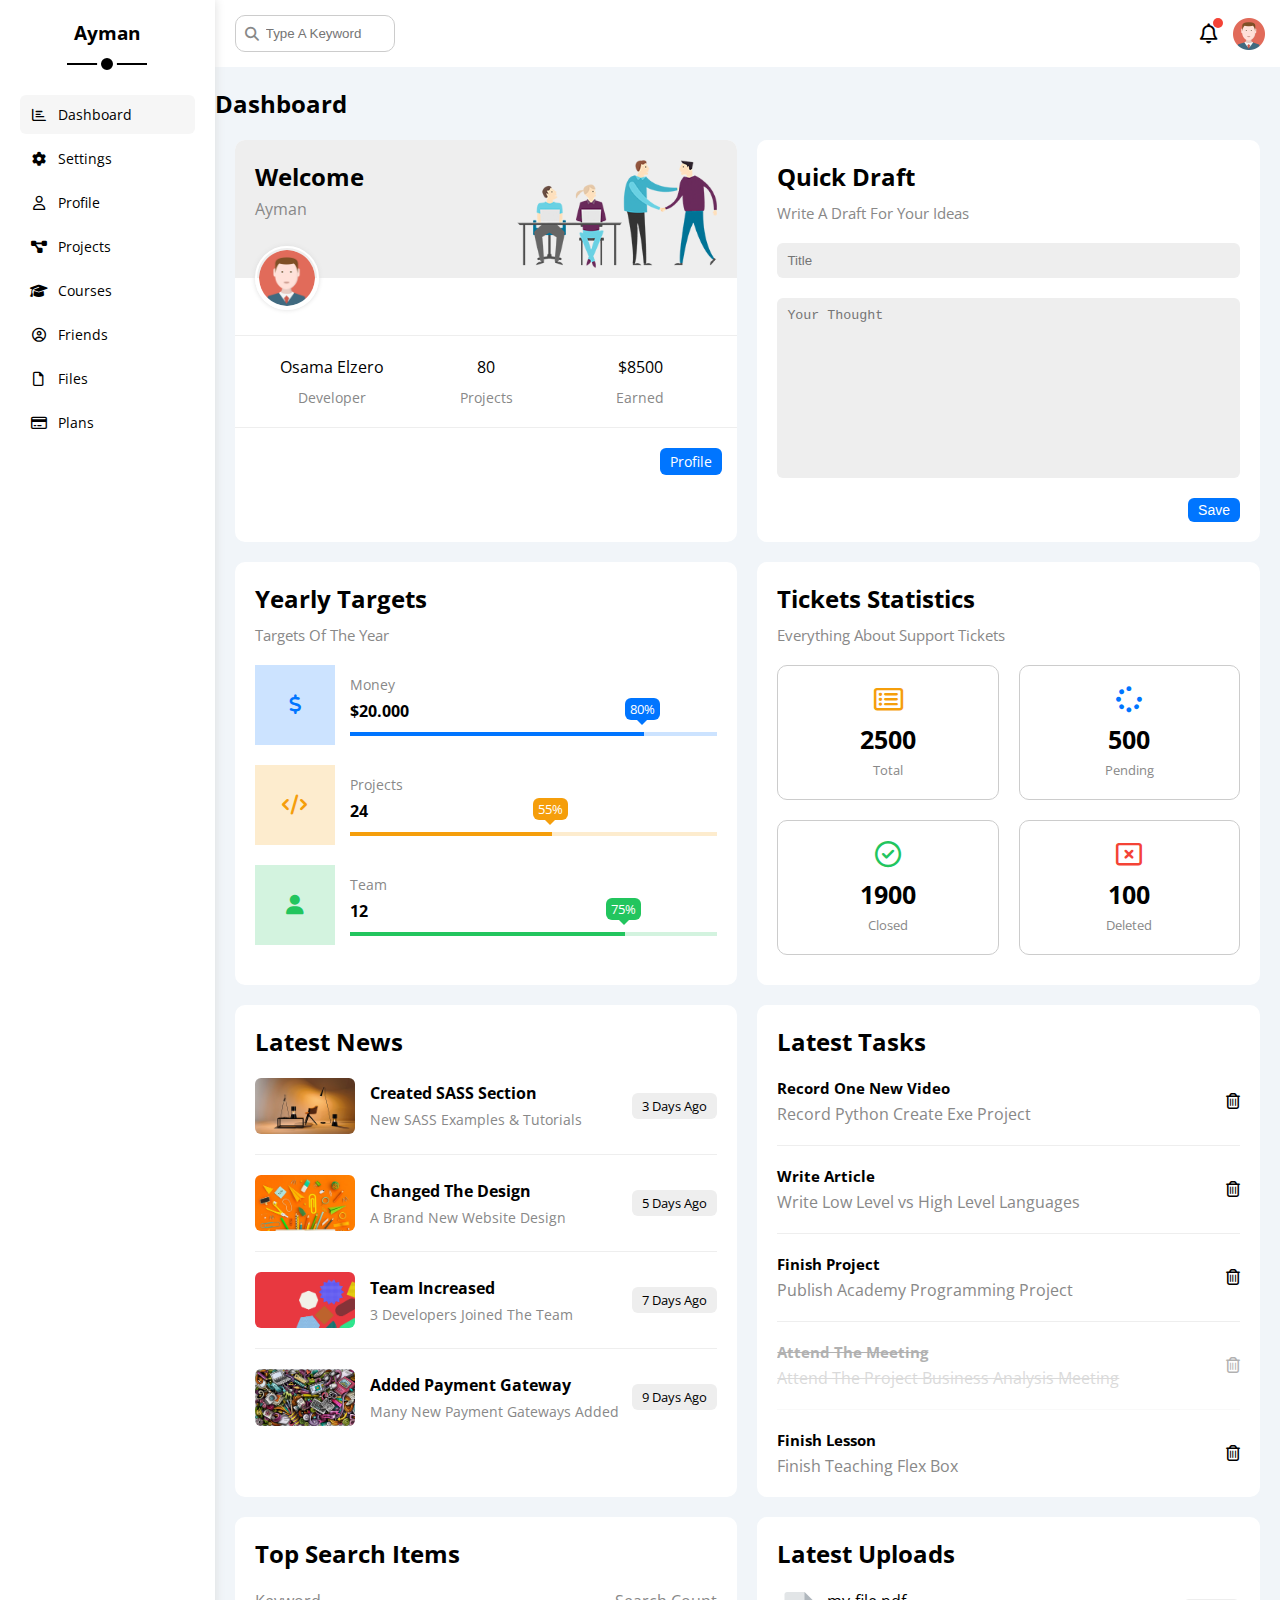
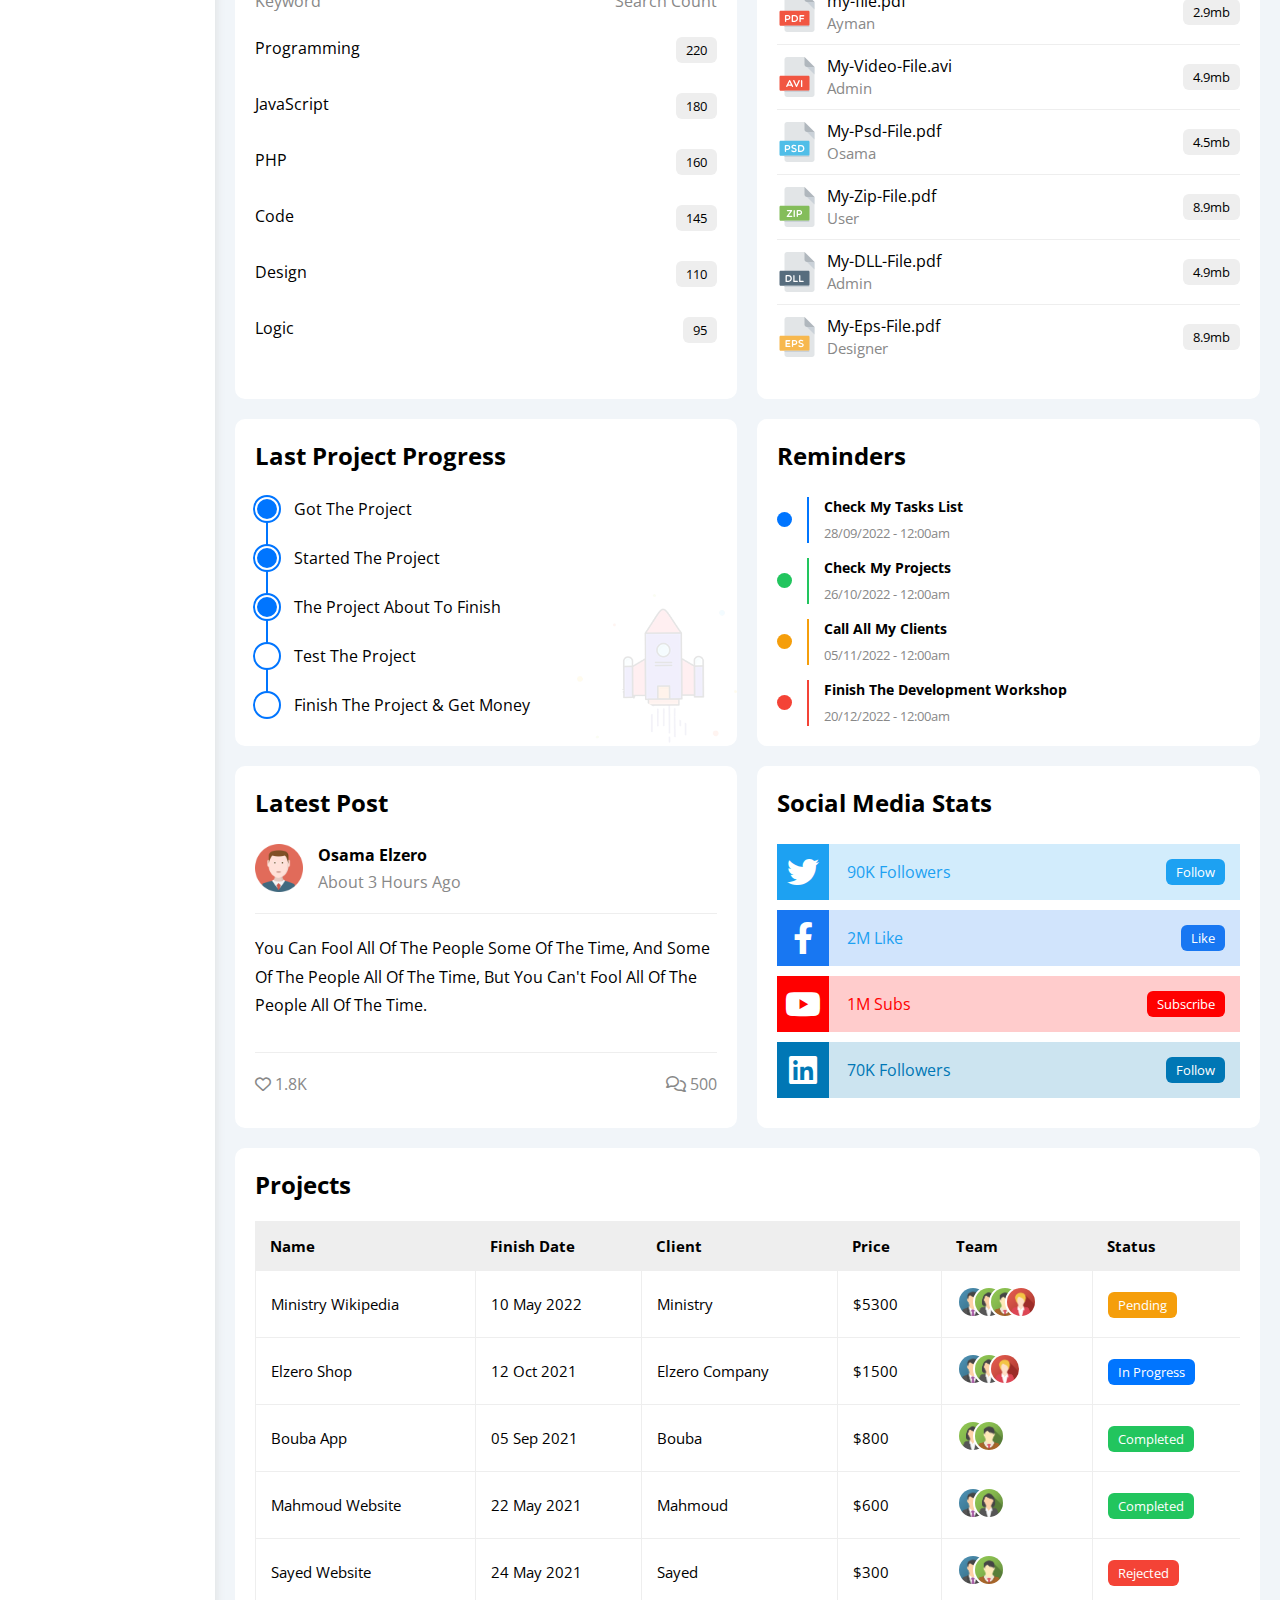
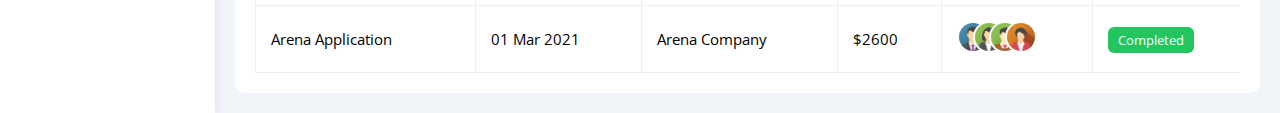
<file: index.html>
<!DOCTYPE html>
<html lang="en">
<head>
    <meta charset="UTF-8" />
    <meta name="viewport" content="width=device-width, initial-scale=1.0" />
    <title>Dashboard</title>
    <link rel="stylesheet" href="css/all.min.css" />
    <link rel="stylesheet" href="css/framework.css" />
    <link rel="stylesheet" href="css/master.css" />
    <link rel="preconnect" href="https://fonts.googleapis.com" />
    <link rel="preconnect" href="https://fonts.gstatic.com" crossorigin />
    <link href="https://fonts.googleapis.com/css2?family=Open+Sans:wght@300;500&display=swap" rel="stylesheet" />
</head>
<body>
    <div class="page d-flex">
        <div class="sidebar bg-white p-20 p-relative">
            <h3 class="p-relative txt-c mt-0">Ayman</h3>
            <ul>
                <li>
                    <a class="active d-flex align-center fs-14 c-black rad-6 p-10" href="index.html">
                        <i class="fa-regular fa-chart-bar fa-fw"></i>
                        <span class="hide-mobile">Dashboard</span>
                    </a>
                </li>
                <li>
                    <a class="d-flex align-center fs-14 c-black rad-6 p-10" href="settings.html">
                        <i class="fa-solid fa-gear fa-fw"></i>
                        <span class="hide-mobile">Settings</span>
                    </a>
                </li>
                <li>
                    <a class="d-flex align-center fs-14 c-black rad-6 p-10" href="profile.html">
                        <i class="fa-regular fa-user fa-fw"></i>
                        <span class="hide-mobile">Profile</span>
                    </a>
                </li>
                <li>
                    <a class="d-flex align-center fs-14 c-black rad-6 p-10" href="projects.html">
                        <i class="fa-solid fa-diagram-project fa-fw"></i>
                        <span class="hide-mobile">Projects</span>
                    </a>
                </li>
                <li>
                    <a class="d-flex align-center fs-14 c-black rad-6 p-10" href="courses.html">
                        <i class="fa-solid fa-graduation-cap fa-fw"></i>
                        <span class="hide-mobile">Courses</span>
                    </a>
                </li>
                <li>
                    <a class="d-flex align-center fs-14 c-black rad-6 p-10" href="friends.html">
                        <i class="fa-regular fa-circle-user fa-fw"></i>
                        <span class="hide-mobile">Friends</span>
                    </a>
                </li>
                <li>
                    <a class="d-flex align-center fs-14 c-black rad-6 p-10" href="files.html">
                        <i class=""></i>
                        <i class="fa-regular fa-file fa-fw"></i>
                        <span class="hide-mobile">Files</span>
                    </a>
                </li>
                <li>
                    <a class="d-flex align-center fs-14 c-black rad-6 p-10" href="plans.html">
                        <i class="fa-regular fa-credit-card fa-fw"></i>
                        <span class="hide-mobile">Plans</span>
                    </a>
                </li>
            </ul>
        </div>
        <div class="content w-full">
            <!-- Start Head -->
            <div class="head bg-white p-15 between-flex">
                <div class="search p-relative">
                    <input class="p-10" type="search" placeholder="Type A Keyword" />
                </div>
                <div class="icons d-flex align-center">
                    <span class="notification p-relative">
                        <i class="fa-regular fa-bell fa-lg"></i>
                    </span>
                    <img src="imgs/avatar.png" alt="" />
                </div>
            </div>
            <!-- End Head -->
            <h2 class="p-relative">Dashboard</h2>
            <div class="wrapper d-grid gap-20">
                <!-- Start Welcome Widget -->
                <div class="welcome bg-white rad-10 txt-c-mobile block-mobile">
                    <div class="intro p-20 d-flex space-between bg-eee">
                        <div>
                            <h2 class="m-0">Welcome</h2>
                            <p class="c-grey mt-5">Ayman</p>
                        </div>
                        <img class="hide-mobile" src="imgs/welcome.png" alt="" />
                    </div>
                    <img src="imgs/avatar.png" alt="" class="avatar" />
                    <div class="body txt-c d-flex p-20 mt-20 mb-20 block-mobile">
                        <div>Osama Elzero <span class="d-block c-grey fs-14 mt-10">Developer</span></div>
                        <div>80 <span class="d-block c-grey fs-14 mt-10">Projects</span></div>
                        <div>$8500 <span class="d-block c-grey fs-14 mt-10">Earned</span></div>
                    </div>
                    <a href="profile.html" class="visit d-block fs-14 rad-6 bg-blue c-white w-fit btn-shape">Profile</a>
                </div>
                <!-- End Welcome Widget -->
                <!-- Start Quick Draft Widget -->
                <div class="quick-draft p-20 bg-white rad-10">
                    <h2 class="mt-0 mb-10">Quick Draft</h2>
                    <p class="mt-0 mb-20 c-grey fs-15">Write A Draft For Your Ideas</p>
                    <form>
                        <input class="d-block mb-20 w-full p-10 b-none bg-eee rad-6" type="text" placeholder="Title" />
                        <textarea class="d-block mb-20 w-full p-10 b-none bg-eee rad-6" placeholder="Your Thought"></textarea>
                        <input class="save d-block fs-14 bg-blue c-white b-none w-fit btn-shape" type="submit" value="Save" />
                    </form>
                </div>
                <!-- End Quick Draft Widget -->
                <!-- Start Targets Widget -->
                <div class="targets p-20 bg-white rad-10">
                    <h2 class="mt-0 mb-10">Yearly Targets</h2>
                    <p class="mt-0 mb-20 c-grey fs-15">Targets Of The Year</p>
                    <div class="target-row mb-20 blue center-flex">
                    <div class="icon center-flex">
                        <i class="fa-solid fa-dollar-sign fa-lg c-blue"></i>
                    </div>
                    <div class="details">
                        <span class="fs-14 c-grey">Money</span>
                        <span class="d-block mt-5 mb-10 fw-bold">$20.000</span>
                        <div class="progress p-relative">
                        <span class="bg-blue blue" style="width: 80%">
                            <span class="bg-blue">80%</span>
                        </span>
                        </div>
                    </div>
                    </div>
                    <div class="target-row mb-20 center-flex orange">
                    <div class="icon center-flex">
                        <i class="fa-solid fa-code fa-lg c-orange"></i>
                    </div>
                    <div class="details">
                        <span class="fs-14 c-grey">Projects</span>
                        <span class="d-block mt-5 mb-10 fw-bold">24</span>
                        <div class="progress p-relative">
                        <span class="bg-orange orange" style="width: 55%">
                            <span class="bg-orange">55%</span>
                        </span>
                        </div>
                    </div>
                    </div>
                    <div class="target-row mb-20 center-flex green">
                    <div class="icon center-flex">
                        <i class="fa-solid fa-user fa-lg c-green"></i>
                    </div>
                    <div class="details">
                        <span class="fs-14 c-grey">Team</span>
                        <span class="d-block mt-5 mb-10 fw-bold">12</span>
                        <div class="progress p-relative">
                        <span class="bg-green green" style="width: 75%">
                            <span class="bg-green">75%</span>
                        </span>
                        </div>
                    </div>
                    </div>
                </div>
                <!-- End Targets Widget -->
                <!-- Start Ticket Widget -->
                <div class="tickets p-20 bg-white rad-10">
                    <h2 class="mt-0 mb-10">Tickets Statistics</h2>
                    <p class="mt-0 mb-20 c-grey fs-15">Everything About Support Tickets</p>
                    <div class="d-flex txt-c gap-20 f-wrap">
                        <div class="box p-20 rad-10 fs-13 c-grey">
                            <i class="fa-regular fa-rectangle-list fa-2x mb-10 c-orange"></i>
                            <span class="d-block c-black fw-bold fs-25 mb-5">2500</span>
                            Total
                        </div>
                        <div class="box p-20 rad-10 fs-13 c-grey">
                            <i class="fa-solid fa-spinner fa-2x mb-10 c-blue"></i>
                            <span class="d-block c-black fw-bold fs-25 mb-5">500</span>
                            Pending
                        </div>
                        <div class="box p-20 rad-10 fs-13 c-grey">
                            <i class="fa-regular fa-circle-check fa-2x mb-10 c-green"></i>
                            <span class="d-block c-black fw-bold fs-25 mb-5">1900</span>
                            Closed
                        </div>
                        <div class="box p-20 rad-10 fs-13 c-grey">
                            <i class="fa-regular fa-rectangle-xmark fa-2x mb-10 c-red"></i>
                            <span class="d-block c-black fw-bold fs-25 mb-5">100</span>
                            Deleted
                        </div>
                    </div>
                </div>
                <!-- End Ticket Widget -->
                <!-- Start Latest News -->
                <div class="latest-news p-20 bg-white rad-10">
                    <h2 class="mt-0 mb-20">Latest News</h2>
                    <div class="news-row d-flex align-center">
                        <img src="imgs/news-01.png" alt="" />
                        <div class="info">
                            <h3>Created SASS Section</h3>
                            <p class="m-0 fs-14 c-grey">New SASS Examples & Tutorials</p>
                        </div>
                        <div class="btn-shape bg-eee fs-13 label">3 Days Ago</div>
                    </div>
                    <div class="news-row d-flex align-center">
                        <img src="imgs/news-02.png" alt="" />
                        <div class="info">
                            <h3>Changed The Design</h3>
                            <p class="m-0 fs-14 c-grey">A Brand New Website Design</p>
                        </div>
                        <div class="btn-shape bg-eee fs-13 label">5 Days Ago</div>
                    </div>
                    <div class="news-row d-flex align-center">
                        <img src="imgs/news-03.png" alt="" />
                        <div class="info">
                            <h3>Team Increased</h3>
                            <p class="m-0 fs-14 c-grey">3 Developers Joined The Team</p>
                        </div>
                        <div class="btn-shape bg-eee fs-13 label">7 Days Ago</div>
                    </div>
                    <div class="news-row d-flex align-center">
                        <img src="imgs/news-04.png" alt="" />
                        <div class="info">
                            <h3>Added Payment Gateway</h3>
                            <p class="m-0 fs-14 c-grey">Many New Payment Gateways Added</p>
                        </div>
                        <div class="btn-shape bg-eee fs-13 label">9 Days Ago</div>
                    </div>
                </div>
                <!-- End Latest News -->
                <!-- Start Tasks -->
                <div class="tasks p-20 bg-white rad-10">
                    <h2 class="mt-0 mb-20">Latest Tasks</h2>
                    <div class="task-row between-flex">
                        <div class="info">
                            <h3 class="mt-0 mb-5 fs-15">Record One New Video</h3>
                            <p class="m-0 c-grey">Record Python Create Exe Project</p>
                        </div>
                        <i class="fa-regular fa-trash-can delete"></i>
                    </div>
                    <div class="task-row between-flex">
                        <div class="info">
                            <h3 class="mt-0 mb-5 fs-15">Write Article</h3>
                            <p class="m-0 c-grey">Write Low Level vs High Level Languages</p>
                        </div>
                        <i class="fa-regular fa-trash-can delete"></i>
                    </div>
                    <div class="task-row between-flex">
                        <div class="info">
                            <h3 class="mt-0 mb-5 fs-15">Finish Project</h3>
                            <p class="m-0 c-grey">Publish Academy Programming Project</p>
                        </div>
                        <i class="fa-regular fa-trash-can delete"></i>
                    </div>
                    <div class="task-row between-flex done">
                        <div class="info">
                            <h3 class="mt-0 mb-5 fs-15">Attend The Meeting</h3>
                            <p class="m-0 c-grey">Attend The Project Business Analysis Meeting</p>
                        </div>
                        <i class="fa-regular fa-trash-can delete"></i>
                    </div>
                    <div class="task-row between-flex">
                        <div class="info">
                            <h3 class="mt-0 mb-5 fs-15">Finish Lesson</h3>
                            <p class="m-0 c-grey">Finish Teaching Flex Box</p>
                        </div>
                        <i class="fa-regular fa-trash-can delete"></i>
                    </div>
                </div>
                <!-- End Tasks -->
                <!-- Start Top Search Word -->
                <div class="search-items p-20 bg-white rad-10">
                    <h2 class="mt-0 mb-20">Top Search Items</h2>
                    <div class="items-head d-flex space-between c-grey mb-10">
                        <div>Keyword</div>
                        <div>Search Count</div>
                    </div>
                    <div class="items d-flex space-between pt-15 pb-15">
                        <span>Programming</span>
                        <span class="bg-eee fs-13 btn-shape">220</span>
                    </div>
                    <div class="items d-flex space-between pt-15 pb-15">
                        <span>JavaScript</span>
                        <span class="bg-eee fs-13 btn-shape">180</span>
                    </div>
                    <div class="items d-flex space-between pt-15 pb-15">
                        <span>PHP</span>
                        <span class="bg-eee fs-13 btn-shape">160</span>
                    </div>
                    <div class="items d-flex space-between pt-15 pb-15">
                        <span>Code</span>
                        <span class="bg-eee fs-13 btn-shape">145</span>
                    </div>
                    <div class="items d-flex space-between pt-15 pb-15">
                        <span>Design</span>
                        <span class="bg-eee fs-13 btn-shape">110</span>
                    </div>
                    <div class="items d-flex space-between pt-15 pb-15">
                        <span>Logic</span>
                        <span class="bg-eee fs-13 btn-shape">95</span>
                    </div>
                </div>
                <!-- End Top Search Word -->
                <!-- Start Latest Uploads -->
                <div class="latest-uploads p-20 bg-white rad-10">
                    <h2 class="mt-0 mb-20">Latest Uploads</h2>
                    <ul class="m-0">
                        <li class="between-flex pb-10 mb-10">
                            <div class="d-flex align-center">
                                <img class="mr-10" src="imgs/pdf.svg" alt="" />
                                <div>
                                    <span class="d-block">my-file.pdf</span>
                                    <span class="fs-15 c-grey">Ayman</span>
                                </div>
                            </div>
                            <div class="bg-eee btn-shape fs-13">2.9mb</div>
                        </li>
                        <li class="between-flex pb-10 mb-10">
                            <div class="d-flex align-center">
                                <img class="mr-10" src="imgs/avi.svg" alt="" />
                                <div>
                                    <span class="d-block">My-Video-File.avi</span>
                                    <span class="fs-15 c-grey">Admin</span>
                                </div>
                            </div>
                            <div class="bg-eee btn-shape fs-13">4.9mb</div>
                        </li>
                        <li class="between-flex pb-10 mb-10">
                            <div class="d-flex align-center">
                                <img class="mr-10" src="imgs/psd.svg" alt="" />
                                <div>
                                    <span class="d-block">My-Psd-File.pdf</span>
                                    <span class="fs-15 c-grey">Osama</span>
                                </div>
                            </div>
                            <div class="bg-eee btn-shape fs-13">4.5mb</div>
                        </li>
                        <li class="between-flex pb-10 mb-10">
                            <div class="d-flex align-center">
                                <img class="mr-10" src="imgs/zip.svg" alt="" />
                                <div>
                                    <span class="d-block">My-Zip-File.pdf</span>
                                    <span class="fs-15 c-grey">User</span>
                                </div>
                            </div>
                            <div class="bg-eee btn-shape fs-13">8.9mb</div>
                        </li>
                        <li class="between-flex pb-10 mb-10">
                            <div class="d-flex align-center">
                                <img class="mr-10" src="imgs/dll.svg" alt="" />
                                <div>
                                    <span class="d-block">My-DLL-File.pdf</span>
                                    <span class="fs-15 c-grey">Admin</span>
                                </div>
                            </div>
                            <div class="bg-eee btn-shape fs-13">4.9mb</div>
                        </li>
                        <li class="between-flex pb-10 mb-10">
                            <div class="d-flex align-center">
                                <img class="mr-10" src="imgs/eps.svg" alt="" />
                                <div>
                                    <span class="d-block">My-Eps-File.pdf</span>
                                    <span class="fs-15 c-grey">Designer</span>
                                </div>
                            </div>
                            <div class="bg-eee btn-shape fs-13">8.9mb</div>
                        </li>
                    </ul>
                </div>
                <!-- End Latest Uploads -->
                <!-- Start Last Project Progress Widget -->
                <div class="last-project p-20 bg-white rad-10 p-relative">
                    <h2 class="mt-0 mb-20">Last Project Progress</h2>
                    <ul class="m-0 p-relative">
                    <li class="mt-25 d-flex align-center done">Got The Project</li>
                    <li class="mt-25 d-flex align-center done">Started The Project</li>
                    <li class="mt-25 d-flex align-center done">The Project About To Finish</li>
                    <li class="mt-25 d-flex align-center current">Test The Project</li>
                    <li class="mt-25 d-flex align-center">Finish The Project & Get Money</li>
                    </ul>
                    <img class="launch-icon hide-mobile" src="imgs/project.png" alt="" />
                </div>
                <!-- End Last Project Progress Widget -->
                <!-- Start Reminders Widget -->
                <div class="reminders p-20 bg-white rad-10 p-relative">
                    <h2 class="mt-0 mb-25">Reminders</h2>
                    <ul class="m-0">
                    <li class="d-flex align-center mt-15">
                        <span class="key bg-blue mr-15 d-block rad-half"></span>
                        <div class="pl-15 blue">
                        <p class="fs-14 fw-bold mt-0 mb-5">Check My Tasks List</p>
                        <span class="fs-13 c-grey">28/09/2022 - 12:00am</span>
                        </div>
                    </li>
                    <li class="d-flex align-center mt-15">
                        <span class="key bg-green mr-15 d-block rad-half"></span>
                        <div class="pl-15 green">
                        <p class="fs-14 fw-bold mt-0 mb-5">Check My Projects</p>
                        <span class="fs-13 c-grey">26/10/2022 - 12:00am</span>
                        </div>
                    </li>
                    <li class="d-flex align-center mt-15">
                        <span class="key bg-orange mr-15 d-block rad-half"></span>
                        <div class="pl-15 orange">
                        <p class="fs-14 fw-bold mt-0 mb-5">Call All My Clients</p>
                        <span class="fs-13 c-grey">05/11/2022 - 12:00am</span>
                        </div>
                    </li>
                    <li class="d-flex align-center mt-15">
                        <span class="key bg-red mr-15 d-block rad-half"></span>
                        <div class="pl-15 red">
                        <p class="fs-14 fw-bold mt-0 mb-5">Finish The Development Workshop</p>
                        <span class="fs-13 c-grey">20/12/2022 - 12:00am</span>
                        </div>
                    </li>
                    </ul>
                </div>
                <!-- End Reminders Widget -->
                <!-- Start Latest Post Widget -->
                <div class="latest-post p-20 bg-white rad-10 p-relative">
                    <h2 class="mt-0 mb-25">Latest Post</h2>
                    <div class="top d-flex align-center">
                    <img class="avatar mr-15" src="imgs/avatar.png" alt="" />
                    <div class="info">
                        <span class="d-block mb-5 fw-bold">Osama Elzero</span>
                        <span class="c-grey">About 3 Hours Ago</span>
                    </div>
                    </div>
                    <div class="post-content txt-c-mobile pt-20 pb-20 mt-20 mb-20">
                    You can fool all of the people some of the time, and some of the people all of the time, but you can't
                    fool all of the people all of the time.
                    </div>
                    <div class="post-stats between-flex c-grey">
                    <div>
                        <i class="fa-regular fa-heart"></i>
                        <span>1.8K</span>
                    </div>
                    <div>
                        <i class="fa-regular fa-comments"></i>
                        <span>500</span>
                    </div>
                    </div>
                </div>
                <!-- End Latest Post Widget -->
                <!-- Start Social Media Stats Widget -->
                <div class="social-media p-20 bg-white rad-10 p-relative">
                    <h2 class="mt-0 mb-25">Social Media Stats</h2>
                    <div class="box twitter p-15 p-relative mb-10 between-flex">
                    <i class="fa-brands fa-twitter fa-2x c-white h-full center-flex"></i>
                    <span>90K Followers</span>
                    <a class="fs-13 c-white btn-shape" href="#">Follow</a>
                    </div>
                    <div class="box facebook p-15 p-relative mb-10 between-flex">
                    <i class="fa-brands fa-facebook-f fa-2x c-white h-full center-flex"></i>
                    <span>2M Like</span>
                    <a class="fs-13 c-white btn-shape" href="#">Like</a>
                    </div>
                    <div class="box youtube p-15 p-relative mb-10 between-flex">
                    <i class="fa-brands fa-youtube fa-2x c-white h-full center-flex"></i>
                    <span>1M Subs</span>
                    <a class="fs-13 c-white btn-shape" href="#">Subscribe</a>
                    </div>
                    <div class="box linkedin p-15 p-relative mb-10 between-flex">
                    <i class="fa-brands fa-linkedin fa-2x c-white h-full center-flex"></i>
                    <span>70K Followers</span>
                    <a class="fs-13 c-white btn-shape" href="#">Follow</a>
                    </div>
                </div>
                <!-- Start End Media Stats Widget -->
            </div>
                <!-- Start Projects Table -->
                <div class="projects p-20 bg-white rad-10 m-20">
                    <h2 class="mt-0 mb-20">Projects</h2>
                    <div class="responsive-table">
                    <table class="fs-15 w-full">
                        <thead>
                        <tr>
                            <td>Name</td>
                            <td>Finish Date</td>
                            <td>Client</td>
                            <td>Price</td>
                            <td>Team</td>
                            <td>Status</td>
                        </tr>
                        </thead>
                        <tbody>
                        <tr>
                            <td>Ministry Wikipedia</td>
                            <td>10 May 2022</td>
                            <td>Ministry</td>
                            <td>$5300</td>
                            <td>
                            <img src="imgs/team-01.png" alt="" />
                            <img src="imgs/team-02.png" alt="" />
                            <img src="imgs/team-03.png" alt="" />
                            <img src="imgs/team-05.png" alt="" />
                            </td>
                            <td>
                            <span class="label btn-shape bg-orange c-white">Pending</span>
                            </td>
                        </tr>
                        <tr>
                            <td>Elzero Shop</td>
                            <td>12 Oct 2021</td>
                            <td>Elzero Company</td>
                            <td>$1500</td>
                            <td>
                            <img src="imgs/team-01.png" alt="" />
                            <img src="imgs/team-02.png" alt="" />
                            <img src="imgs/team-05.png" alt="" />
                            </td>
                            <td><span class="label btn-shape bg-blue c-white">In Progress</span></td>
                        </tr>
                        <tr>
                            <td>Bouba App</td>
                            <td>05 Sep 2021</td>
                            <td>Bouba</td>
                            <td>$800</td>
                            <td>
                            <img src="imgs/team-02.png" alt="" />
                            <img src="imgs/team-03.png" alt="" />
                            </td>
                            <td><span class="label btn-shape bg-green c-white">Completed</span></td>
                        </tr>
                        <tr>
                            <td>Mahmoud Website</td>
                            <td>22 May 2021</td>
                            <td>Mahmoud</td>
                            <td>$600</td>
                            <td>
                            <img src="imgs/team-01.png" alt="" />
                            <img src="imgs/team-02.png" alt="" />
                            </td>
                            <td><span class="label btn-shape bg-green c-white">Completed</span></td>
                        </tr>
                        <tr>
                            <td>Sayed Website</td>
                            <td>24 May 2021</td>
                            <td>Sayed</td>
                            <td>$300</td>
                            <td>
                            <img src="imgs/team-01.png" alt="" />
                            <img src="imgs/team-03.png" alt="" />
                            </td>
                            <td><span class="label btn-shape bg-red c-white">Rejected</span></td>
                        </tr>
                        <tr>
                            <td>Arena Application</td>
                            <td>01 Mar 2021</td>
                            <td>Arena Company</td>
                            <td>$2600</td>
                            <td>
                            <img src="imgs/team-01.png" alt="" />
                            <img src="imgs/team-02.png" alt="" />
                            <img src="imgs/team-03.png" alt="" />
                            <img src="imgs/team-04.png" alt="" />
                            </td>
                            <td><span class="label btn-shape bg-green c-white">Completed</span></td>
                        </tr>
                        </tbody>
                    </table>
                    </div>
                </div>
                <!-- End Projects Table -->
        </div>
    </div>
</body>
</html>
</file>
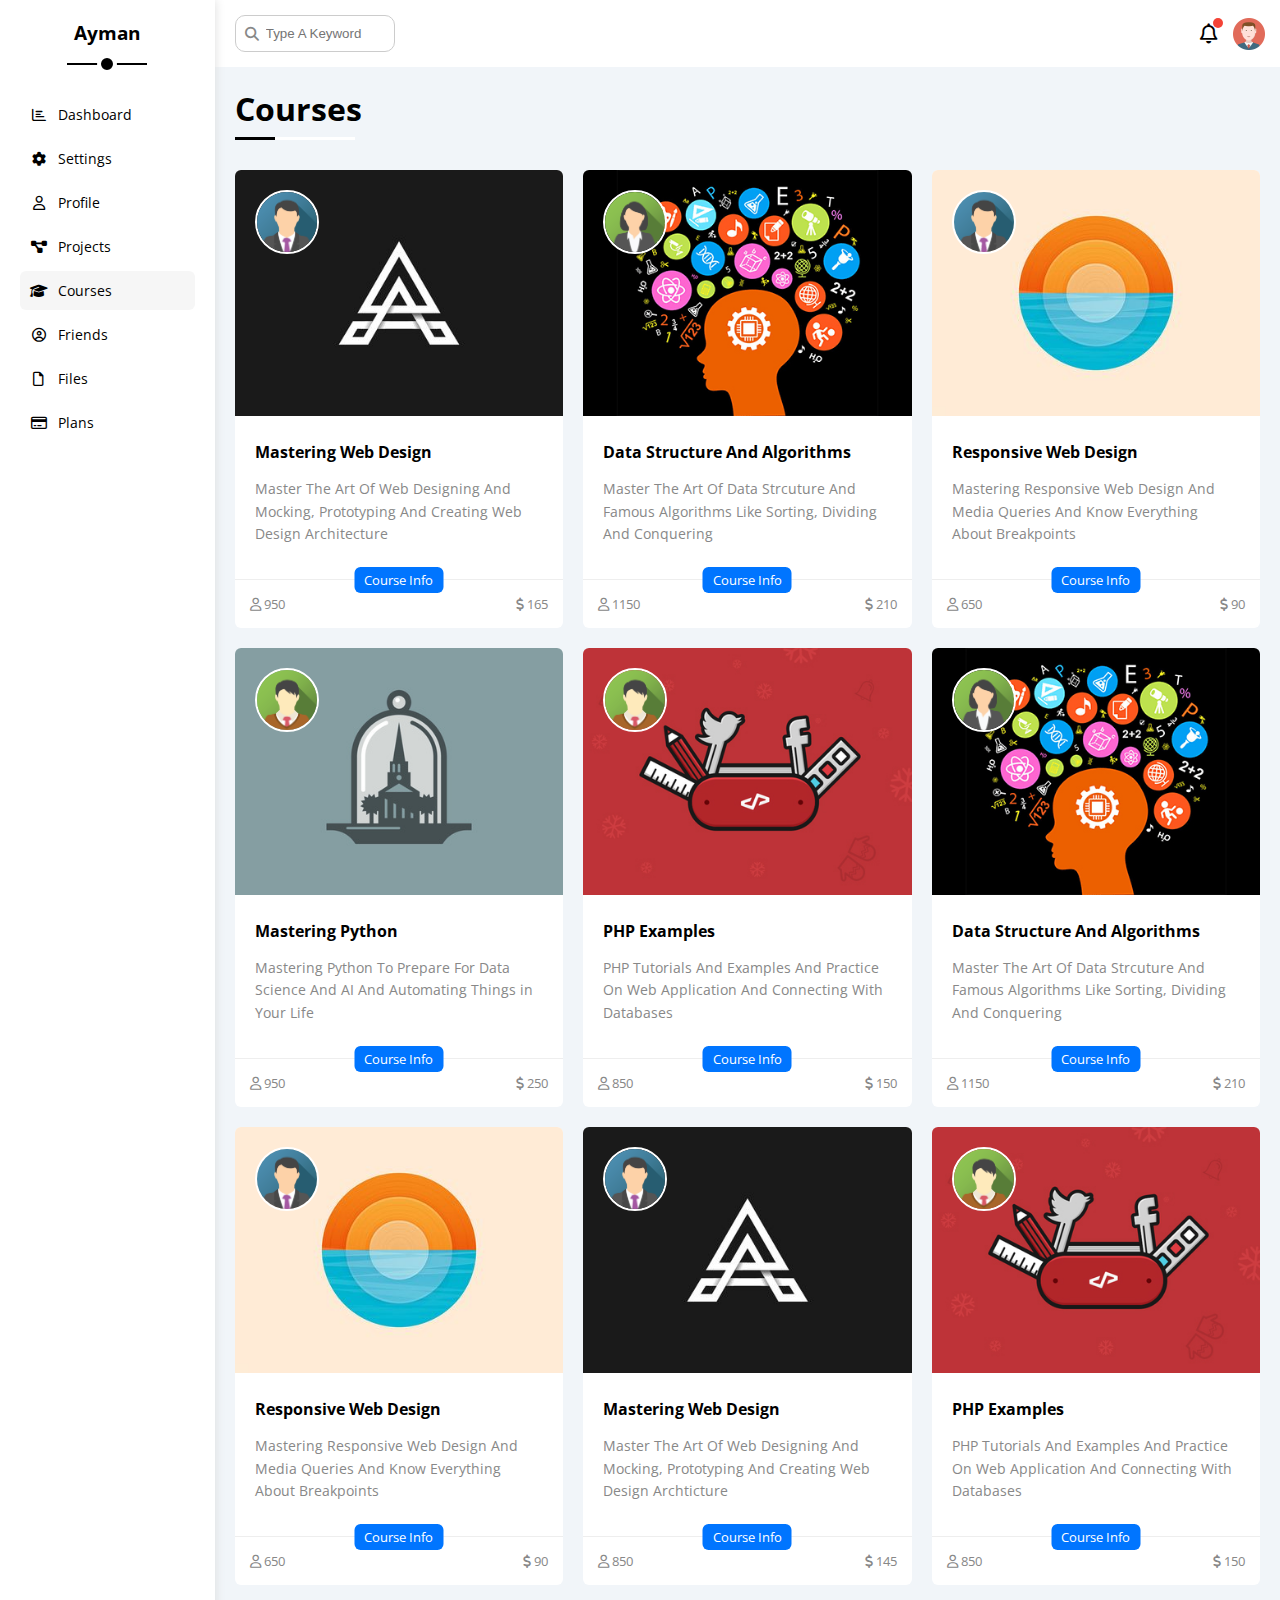
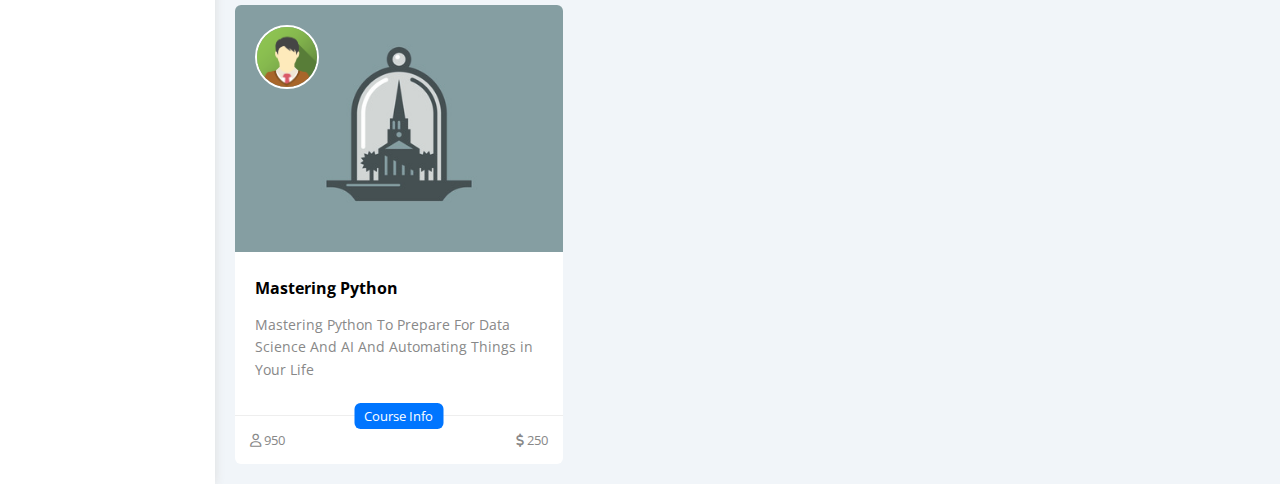
<file: courses.html>
<!DOCTYPE html>
<html lang="en">
<head>
    <meta charset="UTF-8">
    <meta name="viewport" content="width=device-width, initial-scale=1.0">
    <title>Courses</title>
    <link rel="stylesheet" href="css/all.min.css" />
    <link rel="stylesheet" href="css/framework.css" />
    <link rel="stylesheet" href="css/master.css" />
    <link rel="preconnect" href="https://fonts.googleapis.com" />
    <link rel="preconnect" href="https://fonts.gstatic.com" crossorigin />
    <link href="https://fonts.googleapis.com/css2?family=Open+Sans:wght@300;500&display=swap" rel="stylesheet" />
</head>
<body>
    <div class="page d-flex">
        <div class="sidebar bg-white p-20 p-relative">
            <h3 class="p-relative txt-c mt-0">Ayman</h3>
            <ul>
                <li>
                    <a class="d-flex align-center fs-14 c-black rad-6 p-10" href="index.html">
                        <i class="fa-regular fa-chart-bar fa-fw"></i>
                        <span>Dashboard</span>
                    </a>
                </li>
                <li>
                    <a class="d-flex align-center fs-14 c-black rad-6 p-10" href="settings.html">
                        <i class="fa-solid fa-gear fa-fw"></i>
                        <span>Settings</span>
                    </a>
                </li>
                <li>
                <a class="d-flex align-center fs-14 c-black rad-6 p-10" href="profile.html">
                    <i class="fa-regular fa-user fa-fw"></i>
                    <span>Profile</span>
                </a>
                </li>
                <li>
                <a class="d-flex align-center fs-14 c-black rad-6 p-10" href="projects.html">
                    <i class="fa-solid fa-diagram-project fa-fw"></i>
                    <span>Projects</span>
                </a>
                </li>
                <li>
                <a class="active d-flex align-center fs-14 c-black rad-6 p-10" href="courses.html">
                    <i class="fa-solid fa-graduation-cap fa-fw"></i>
                    <span>Courses</span>
                </a>
                </li>
                <li>
                <a class="d-flex align-center fs-14 c-black rad-6 p-10" href="friends.html">
                    <i class="fa-regular fa-circle-user fa-fw"></i>
                    <span>Friends</span>
                </a>
                </li>
                <li>
                <a class="d-flex align-center fs-14 c-black rad-6 p-10" href="files.html">
                    <i class="fa-regular fa-file fa-fw"></i>
                    <span>Files</span>
                </a>
                </li>
                <li>
                <a class="d-flex align-center fs-14 c-black rad-6 p-10" href="plans.html">
                    <i class="fa-regular fa-credit-card fa-fw"></i>
                    <span>Plans</span>
                </a>
                </li>
            </ul>
        </div>
        <div class="content w-full">
        <!-- Start Head -->
        <div class="head bg-white p-15 between-flex">
        <div class="search p-relative">
            <input class="p-10" type="search" placeholder="Type A Keyword" />
        </div>
        <div class="icons d-flex align-center">
            <span class="notification p-relative">
            <i class="fa-regular fa-bell fa-lg"></i>
            </span>
            <img src="imgs/avatar.png" alt="" />
        </div>
        </div>
        <!-- End Head -->
        <h1 class="p-relative">Courses</h1>
        <div class="courses-page d-grid m-20 gap-20">
            <div class="course bg-white rad-6 p-relative">
                <img class="cover" src="imgs/course-01.jpg" alt="" />
                <img class="instructor" src="imgs/team-01.png" alt="" />
                <div class="p-20">
                    <h4 class="m-0">Mastering Web Design</h4>
                    <p class="description c-grey mt-15 fs-14">
                    Master The Art Of Web Designing And Mocking, Prototyping And Creating Web Design Architecture
                    </p>
                </div>
                <div class="info p-15 p-relative between-flex">
                    <span class="title bg-blue c-white btn-shape">Course Info</span>
                    <span class="c-grey">
                    <i class="fa-regular fa-user"></i>
                    950
                    </span>
                    <span class="c-grey">
                    <i class="fa-solid fa-dollar-sign"></i>
                    165
                    </span>
                </div>
            </div>
            <div class="course bg-white rad-6 p-relative">
                <img class="cover" src="imgs/course-02.jpg" alt="" />
                <img class="instructor" src="imgs/team-02.png" alt="" />
                <div class="p-20">
                    <h4 class="m-0">Data Structure And Algorithms</h4>
                    <p class="description c-grey mt-15 fs-14">
                    Master The Art Of Data Strcuture And Famous Algorithms Like Sorting, Dividing And Conquering
                    </p>
                </div>
                <div class="info p-15 p-relative between-flex">
                    <span class="title bg-blue c-white btn-shape">Course Info</span>
                    <span class="c-grey"> <i class="fa-regular fa-user"></i> 1150</span>
                    <span class="c-grey"><i class="fa-solid fa-dollar-sign"></i> 210</span>
                </div>
            </div>
            <div class="course bg-white rad-6 p-relative">
                <img class="cover" src="imgs/course-03.jpg" alt="" />
                <img class="instructor" src="imgs/team-01.png" alt="" />
                <div class="p-20">
                    <h4 class="m-0">Responsive Web Design</h4>
                    <p class="description c-grey mt-15 fs-14">
                    Mastering Responsive Web Design And Media Queries And Know Everything About Breakpoints
                    </p>
                </div>
                <div class="info p-15 p-relative between-flex">
                    <span class="title bg-blue c-white btn-shape">Course Info</span>
                    <span class="c-grey"> <i class="fa-regular fa-user"></i> 650</span>
                    <span class="c-grey"><i class="fa-solid fa-dollar-sign"></i> 90</span>
                </div>
            </div>
            <div class="course bg-white rad-6 p-relative">
                <img class="cover" src="imgs/course-04.jpg" alt="" />
                <img class="instructor" src="imgs/team-03.png" alt="" />
                <div class="p-20">
                    <h4 class="m-0">Mastering Python</h4>
                    <p class="description c-grey mt-15 fs-14">
                    Mastering Python To Prepare For Data Science And AI And Automating Things in Your Life
                    </p>
                </div>
                <div class="info p-15 p-relative between-flex">
                    <span class="title bg-blue c-white btn-shape">Course Info</span>
                    <span class="c-grey"> <i class="fa-regular fa-user"></i> 950</span>
                    <span class="c-grey"><i class="fa-solid fa-dollar-sign"></i> 250</span>
                </div>
            </div>
            <div class="course bg-white rad-6 p-relative">
                <img class="cover" src="imgs/course-05.jpg" alt="" />
                <img class="instructor" src="imgs/team-03.png" alt="" />
                <div class="p-20">
                    <h4 class="m-0">PHP Examples</h4>
                    <p class="description c-grey mt-15 fs-14">
                    PHP Tutorials And Examples And Practice On Web Application And Connecting With Databases
                    </p>
                </div>
                <div class="info p-15 p-relative between-flex">
                <span class="title bg-blue c-white btn-shape">Course Info</span>
                <span class="c-grey"> <i class="fa-regular fa-user"></i> 850</span>
                <span class="c-grey"><i class="fa-solid fa-dollar-sign"></i> 150</span>
                </div>
            </div>
            <div class="course bg-white rad-6 p-relative">
                <img class="cover" src="imgs/course-02.jpg" alt="" />
                <img class="instructor" src="imgs/team-02.png" alt="" />
                <div class="p-20">
                    <h4 class="m-0">Data Structure And Algorithms</h4>
                    <p class="description c-grey mt-15 fs-14">
                    Master The Art Of Data Strcuture And Famous Algorithms Like Sorting, Dividing And Conquering
                    </p>
                </div>
                <div class="info p-15 p-relative between-flex">
                    <span class="title bg-blue c-white btn-shape">Course Info</span>
                    <span class="c-grey"> <i class="fa-regular fa-user"></i> 1150</span>
                    <span class="c-grey"><i class="fa-solid fa-dollar-sign"></i> 210</span>
                </div>
            </div>
            <div class="course bg-white rad-6 p-relative">
                <img class="cover" src="imgs/course-03.jpg" alt="" />
                <img class="instructor" src="imgs/team-01.png" alt="" />
                <div class="p-20">
                    <h4 class="m-0">Responsive Web Design</h4>
                    <p class="description c-grey mt-15 fs-14">
                    Mastering Responsive Web Design And Media Queries And Know Everything About Breakpoints
                    </p>
                </div>
                <div class="info p-15 p-relative between-flex">
                    <span class="title bg-blue c-white btn-shape">Course Info</span>
                    <span class="c-grey"> <i class="fa-regular fa-user"></i> 650</span>
                    <span class="c-grey"><i class="fa-solid fa-dollar-sign"></i> 90</span>
                </div>
            </div>
            <div class="course bg-white rad-6 p-relative">
                <img class="cover" src="imgs/course-01.jpg" alt="" />
                <img class="instructor" src="imgs/team-01.png" alt="" />
                <div class="p-20">
                    <h4 class="m-0">Mastering Web Design</h4>
                    <p class="description c-grey mt-15 fs-14">
                    Master The Art Of Web Designing And Mocking, Prototyping And Creating Web Design Archticture
                    </p>
                </div>
                <div class="info p-15 p-relative between-flex">
                    <span class="title bg-blue c-white btn-shape">Course Info</span>
                    <span class="c-grey"> <i class="fa-regular fa-user"></i> 850</span>
                    <span class="c-grey"><i class="fa-solid fa-dollar-sign"></i> 145</span>
                </div>
            </div>
            <div class="course bg-white rad-6 p-relative">
                <img class="cover" src="imgs/course-05.jpg" alt="" />
                <img class="instructor" src="imgs/team-03.png" alt="" />
                <div class="p-20">
                    <h4 class="m-0">PHP Examples</h4>
                    <p class="description c-grey mt-15 fs-14">
                    PHP Tutorials And Examples And Practice On Web Application And Connecting With Databases
                    </p>
                </div>
                <div class="info p-15 p-relative between-flex">
                    <span class="title bg-blue c-white btn-shape">Course Info</span>
                    <span class="c-grey"> <i class="fa-regular fa-user"></i> 850</span>
                    <span class="c-grey"><i class="fa-solid fa-dollar-sign"></i> 150</span>
                </div>
            </div>
            <div class="course bg-white rad-6 p-relative">
                <img class="cover" src="imgs/course-04.jpg" alt="" />
                <img class="instructor" src="imgs/team-03.png" alt="" />
                <div class="p-20">
                    <h4 class="m-0">Mastering Python</h4>
                    <p class="description c-grey mt-15 fs-14">
                    Mastering Python To Prepare For Data Science And AI And Automating Things in Your Life
                    </p>
                </div>
                <div class="info p-15 p-relative between-flex">
                    <span class="title bg-blue c-white btn-shape">Course Info</span>
                    <span class="c-grey"> <i class="fa-regular fa-user"></i> 950</span>
                    <span class="c-grey"><i class="fa-solid fa-dollar-sign"></i> 250</span>
                </div>
            </div>
            </div>
        </div>
    </div>
</body>
</html>
</file>
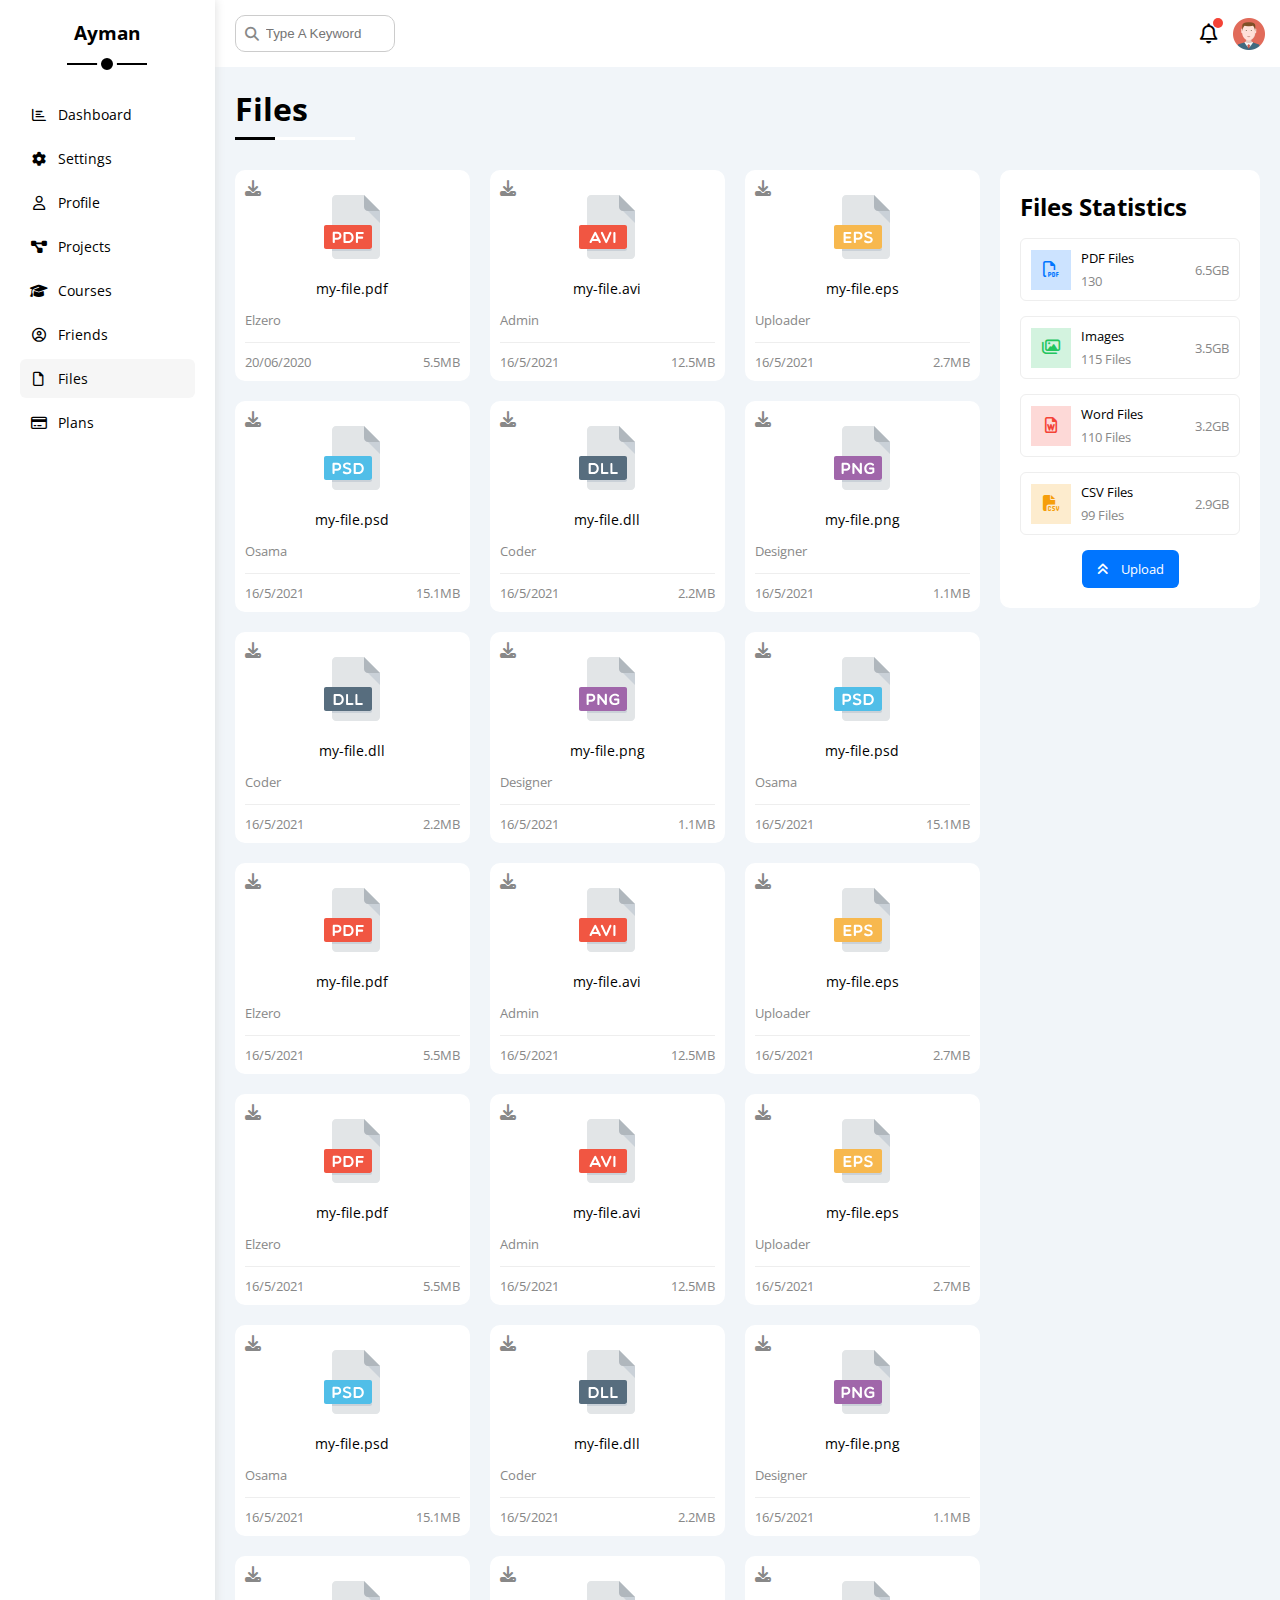
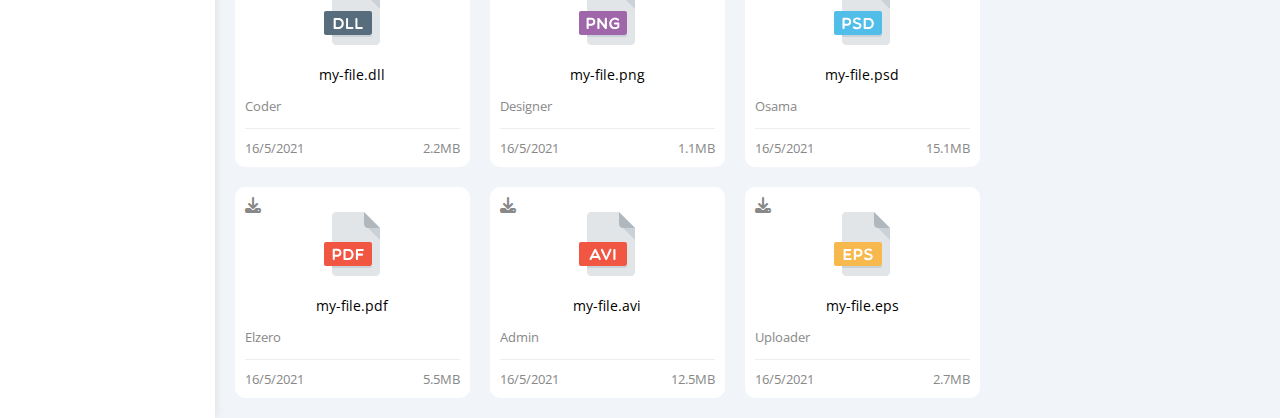
<file: files.html>
<!DOCTYPE html>
<html lang="en">
<head>
<meta charset="UTF-8" />
<meta http-equiv="X-UA-Compatible" content="IE=edge" />
<meta name="viewport" content="width=device-width, initial-scale=1.0" />
<title>Files</title>
<link rel="stylesheet" href="css/all.min.css" />
<link rel="stylesheet" href="css/framework.css" />
<link rel="stylesheet" href="css/master.css" />
<link rel="preconnect" href="https://fonts.googleapis.com" />
<link rel="preconnect" href="https://fonts.gstatic.com" crossorigin />
<link href="https://fonts.googleapis.com/css2?family=Open+Sans:wght@300;500&display=swap" rel="stylesheet" />
</head>
<body>
<div class="page d-flex">
    <div class="sidebar bg-white p-20 p-relative">
    <h3 class="p-relative txt-c mt-0">Ayman</h3>
    <ul>
        <li>
        <a class="d-flex align-center fs-14 c-black rad-6 p-10" href="index.html">
            <i class="fa-regular fa-chart-bar fa-fw"></i>
            <span>Dashboard</span>
        </a>
        </li>
        <li>
        <a class="d-flex align-center fs-14 c-black rad-6 p-10" href="settings.html">
            <i class="fa-solid fa-gear fa-fw"></i>
            <span>Settings</span>
        </a>
        </li>
        <li>
        <a class="d-flex align-center fs-14 c-black rad-6 p-10" href="profile.html">
            <i class="fa-regular fa-user fa-fw"></i>
            <span>Profile</span>
        </a>
        </li>
        <li>
        <a class="d-flex align-center fs-14 c-black rad-6 p-10" href="projects.html">
            <i class="fa-solid fa-diagram-project fa-fw"></i>
            <span>Projects</span>
        </a>
        </li>
        <li>
        <a class="d-flex align-center fs-14 c-black rad-6 p-10" href="courses.html">
            <i class="fa-solid fa-graduation-cap fa-fw"></i>
            <span>Courses</span>
        </a>
        </li>
        <li>
        <a class="d-flex align-center fs-14 c-black rad-6 p-10" href="friends.html">
            <i class="fa-regular fa-circle-user fa-fw"></i>
            <span>Friends</span>
        </a>
        </li>
        <li>
        <a class="active d-flex align-center fs-14 c-black rad-6 p-10" href="files.html">
            <i class="fa-regular fa-file fa-fw"></i>
            <span>Files</span>
        </a>
        </li>
        <li>
        <a class="d-flex align-center fs-14 c-black rad-6 p-10" href="plans.html">
            <i class="fa-regular fa-credit-card fa-fw"></i>
            <span>Plans</span>
        </a>
        </li>
    </ul>
    </div>
    <div class="content w-full">
    <!-- Start Head -->
    <div class="head bg-white p-15 between-flex">
        <div class="search p-relative">
        <input class="p-10" type="search" placeholder="Type A Keyword" />
        </div>
        <div class="icons d-flex align-center">
        <span class="notification p-relative">
            <i class="fa-regular fa-bell fa-lg"></i>
        </span>
        <img src="imgs/avatar.png" alt="" />
        </div>
    </div>
    <!-- End Head -->
    <h1 class="p-relative">Files</h1>
    <div class="files-page d-flex m-20 gap-20">
        <div class="files-stats p-20 bg-white rad-10">
        <h2 class="mt-0 mb-15 txt-c-mobile">Files Statistics</h2>
        <div class="d-flex align-center border-eee p-10 rad-6 mb-15 fs-13">
            <i class="fa-regular fa-file-pdf fa-lg blue center-flex c-blue icon"></i>
            <div class="info">
            <span>PDF Files</span>
            <span class="c-grey d-block mt-5">130</span>
            </div>
            <div class="size c-grey">6.5GB</div>
        </div>
        <div class="d-flex align-center border-eee p-10 rad-6 mb-15 fs-13">
            <i class="fa-regular fa-images fa-lg green center-flex c-green icon"></i>
            <div class="info">
            <span>Images</span>
            <span class="c-grey d-block mt-5">115 Files</span>
            </div>
            <div class="size c-grey">3.5GB</div>
        </div>
        <div class="d-flex align-center border-eee p-10 rad-6 mb-15 fs-13">
            <i class="fa-regular fa-file-word fa-lg red center-flex c-red icon"></i>
            <div class="info">
            <span>Word Files</span>
            <span class="c-grey d-block mt-5">110 Files</span>
            </div>
            <div class="size c-grey">3.2GB</div>
        </div>
        <div class="d-flex align-center border-eee p-10 rad-6 fs-13">
            <i class="fa-solid fa-file-csv fa-lg orange center-flex c-orange icon"></i>
            <div class="info">
            <span>CSV Files</span>
            <span class="c-grey d-block mt-5">99 Files</span>
            </div>
            <div class="size c-grey">2.9GB</div>
        </div>
        <a class="upload bg-blue c-white fs-13 rad-6 d-block w-fit" href="#">
            <i class="fa-solid fa-angles-up mr-10"></i>
            Upload
        </a>
        </div>
        <div class="files-content d-grid gap-20">
        <div class="file bg-white p-10 rad-10">
            <i class="fa-solid fa-download c-grey p-absolute"></i>
            <div class="icon txt-c">
            <img class="mt-15 mb-15" src="imgs/pdf.svg" alt="" />
            </div>
            <div class="txt-c mb-10 fs-14">my-file.pdf</div>
            <p class="c-grey fs-13">Elzero</p>
            <div class="info between-flex mt-10 pt-10 fs-13 c-grey">
            <span>20/06/2020</span>
            <span>5.5MB</span>
            </div>
        </div>
        <div class="file bg-white p-10 rad-10">
            <i class="fa-solid fa-download c-grey p-absolute"></i>
            <div class="icon txt-c">
            <img class="mt-15 mb-15" src="imgs/avi.svg" alt="" />
            </div>
            <div class="txt-c mb-10 fs-14">my-file.avi</div>
            <p class="c-grey fs-13">Admin</p>
            <div class="info between-flex mt-10 pt-10 fs-13 c-grey">
            <span>16/5/2021</span>
            <span>12.5MB</span>
            </div>
        </div>
        <div class="file bg-white p-10 rad-10">
            <i class="fa-solid fa-download c-grey p-absolute"></i>
            <div class="icon txt-c">
            <img class="mt-15 mb-15" src="imgs/eps.svg" alt="" />
            </div>
            <div class="txt-c mb-10 fs-14">my-file.eps</div>
            <p class="c-grey fs-13">Uploader</p>
            <div class="info between-flex mt-10 pt-10 fs-13 c-grey">
            <span>16/5/2021</span>
            <span>2.7MB</span>
            </div>
        </div>
        <div class="file bg-white p-10 rad-10">
            <i class="fa-solid fa-download c-grey p-absolute"></i>
            <div class="icon txt-c">
            <img class="mt-15 mb-15" src="imgs/psd.svg" alt="" />
            </div>
            <div class="txt-c mb-10 fs-14">my-file.psd</div>
            <p class="c-grey fs-13">Osama</p>
            <div class="info between-flex mt-10 pt-10 fs-13 c-grey">
            <span>16/5/2021</span>
            <span>15.1MB</span>
            </div>
        </div>
        <div class="file bg-white p-10 rad-10">
            <i class="fa-solid fa-download c-grey p-absolute"></i>
            <div class="icon txt-c">
            <img class="mt-15 mb-15" src="imgs/dll.svg" alt="" />
            </div>
            <div class="txt-c mb-10 fs-14">my-file.dll</div>
            <p class="c-grey fs-13">Coder</p>
            <div class="info between-flex mt-10 pt-10 fs-13 c-grey">
            <span>16/5/2021</span>
            <span>2.2MB</span>
            </div>
        </div>
        <div class="file bg-white p-10 rad-10">
            <i class="fa-solid fa-download c-grey p-absolute"></i>
            <div class="icon txt-c">
            <img class="mt-15 mb-15" src="imgs/png.svg" alt="" />
            </div>
            <div class="txt-c mb-10 fs-14">my-file.png</div>
            <p class="c-grey fs-13">Designer</p>
            <div class="info between-flex mt-10 pt-10 fs-13 c-grey">
            <span>16/5/2021</span>
            <span>1.1MB</span>
            </div>
        </div>
        <div class="file bg-white p-10 rad-10">
            <i class="fa-solid fa-download c-grey p-absolute"></i>
            <div class="icon txt-c">
            <img class="mt-15 mb-15" src="imgs/dll.svg" alt="" />
            </div>
            <div class="txt-c mb-10 fs-14">my-file.dll</div>
            <p class="c-grey fs-13">Coder</p>
            <div class="info between-flex mt-10 pt-10 fs-13 c-grey">
            <span>16/5/2021</span>
            <span>2.2MB</span>
            </div>
        </div>
        <div class="file bg-white p-10 rad-10">
            <i class="fa-solid fa-download c-grey p-absolute"></i>
            <div class="icon txt-c">
            <img class="mt-15 mb-15" src="imgs/png.svg" alt="" />
            </div>
            <div class="txt-c mb-10 fs-14">my-file.png</div>
            <p class="c-grey fs-13">Designer</p>
            <div class="info between-flex mt-10 pt-10 fs-13 c-grey">
            <span>16/5/2021</span>
            <span>1.1MB</span>
            </div>
        </div>
        <div class="file bg-white p-10 rad-10">
            <i class="fa-solid fa-download c-grey p-absolute"></i>
            <div class="icon txt-c">
            <img class="mt-15 mb-15" src="imgs/psd.svg" alt="" />
            </div>
            <div class="txt-c mb-10 fs-14">my-file.psd</div>
            <p class="c-grey fs-13">Osama</p>
            <div class="info between-flex mt-10 pt-10 fs-13 c-grey">
            <span>16/5/2021</span>
            <span>15.1MB</span>
            </div>
        </div>
        <div class="file bg-white p-10 rad-10">
            <i class="fa-solid fa-download c-grey p-absolute"></i>
            <div class="icon txt-c">
            <img class="mt-15 mb-15" src="imgs/pdf.svg" alt="" />
            </div>
            <div class="txt-c mb-10 fs-14">my-file.pdf</div>
            <p class="c-grey fs-13">Elzero</p>
            <div class="info between-flex mt-10 pt-10 fs-13 c-grey">
            <span>16/5/2021</span>
            <span>5.5MB</span>
            </div>
        </div>
        <div class="file bg-white p-10 rad-10">
            <i class="fa-solid fa-download c-grey p-absolute"></i>
            <div class="icon txt-c">
            <img class="mt-15 mb-15" src="imgs/avi.svg" alt="" />
            </div>
            <div class="txt-c mb-10 fs-14">my-file.avi</div>
            <p class="c-grey fs-13">Admin</p>
            <div class="info between-flex mt-10 pt-10 fs-13 c-grey">
            <span>16/5/2021</span>
            <span>12.5MB</span>
            </div>
        </div>
        <div class="file bg-white p-10 rad-10">
            <i class="fa-solid fa-download c-grey p-absolute"></i>
            <div class="icon txt-c">
            <img class="mt-15 mb-15" src="imgs/eps.svg" alt="" />
            </div>
            <div class="txt-c mb-10 fs-14">my-file.eps</div>
            <p class="c-grey fs-13">Uploader</p>
            <div class="info between-flex mt-10 pt-10 fs-13 c-grey">
            <span>16/5/2021</span>
            <span>2.7MB</span>
            </div>
        </div>
        <div class="file bg-white p-10 rad-10">
            <i class="fa-solid fa-download c-grey p-absolute"></i>
            <div class="icon txt-c">
            <img class="mt-15 mb-15" src="imgs/pdf.svg" alt="" />
            </div>
            <div class="txt-c mb-10 fs-14">my-file.pdf</div>
            <p class="c-grey fs-13">Elzero</p>
            <div class="info between-flex mt-10 pt-10 fs-13 c-grey">
            <span>16/5/2021</span>
            <span>5.5MB</span>
            </div>
        </div>
        <div class="file bg-white p-10 rad-10">
            <i class="fa-solid fa-download c-grey p-absolute"></i>
            <div class="icon txt-c">
            <img class="mt-15 mb-15" src="imgs/avi.svg" alt="" />
            </div>
            <div class="txt-c mb-10 fs-14">my-file.avi</div>
            <p class="c-grey fs-13">Admin</p>
            <div class="info between-flex mt-10 pt-10 fs-13 c-grey">
            <span>16/5/2021</span>
            <span>12.5MB</span>
            </div>
        </div>
        <div class="file bg-white p-10 rad-10">
            <i class="fa-solid fa-download c-grey p-absolute"></i>
            <div class="icon txt-c">
            <img class="mt-15 mb-15" src="imgs/eps.svg" alt="" />
            </div>
            <div class="txt-c mb-10 fs-14">my-file.eps</div>
            <p class="c-grey fs-13">Uploader</p>
            <div class="info between-flex mt-10 pt-10 fs-13 c-grey">
            <span>16/5/2021</span>
            <span>2.7MB</span>
            </div>
        </div>
        <div class="file bg-white p-10 rad-10">
            <i class="fa-solid fa-download c-grey p-absolute"></i>
            <div class="icon txt-c">
            <img class="mt-15 mb-15" src="imgs/psd.svg" alt="" />
            </div>
            <div class="txt-c mb-10 fs-14">my-file.psd</div>
            <p class="c-grey fs-13">Osama</p>
            <div class="info between-flex mt-10 pt-10 fs-13 c-grey">
            <span>16/5/2021</span>
            <span>15.1MB</span>
            </div>
        </div>
        <div class="file bg-white p-10 rad-10">
            <i class="fa-solid fa-download c-grey p-absolute"></i>
            <div class="icon txt-c">
            <img class="mt-15 mb-15" src="imgs/dll.svg" alt="" />
            </div>
            <div class="txt-c mb-10 fs-14">my-file.dll</div>
            <p class="c-grey fs-13">Coder</p>
            <div class="info between-flex mt-10 pt-10 fs-13 c-grey">
            <span>16/5/2021</span>
            <span>2.2MB</span>
            </div>
        </div>
        <div class="file bg-white p-10 rad-10">
            <i class="fa-solid fa-download c-grey p-absolute"></i>
            <div class="icon txt-c">
            <img class="mt-15 mb-15" src="imgs/png.svg" alt="" />
            </div>
            <div class="txt-c mb-10 fs-14">my-file.png</div>
            <p class="c-grey fs-13">Designer</p>
            <div class="info between-flex mt-10 pt-10 fs-13 c-grey">
            <span>16/5/2021</span>
            <span>1.1MB</span>
            </div>
        </div>
        <div class="file bg-white p-10 rad-10">
            <i class="fa-solid fa-download c-grey p-absolute"></i>
            <div class="icon txt-c">
            <img class="mt-15 mb-15" src="imgs/dll.svg" alt="" />
            </div>
            <div class="txt-c mb-10 fs-14">my-file.dll</div>
            <p class="c-grey fs-13">Coder</p>
            <div class="info between-flex mt-10 pt-10 fs-13 c-grey">
            <span>16/5/2021</span>
            <span>2.2MB</span>
            </div>
        </div>
        <div class="file bg-white p-10 rad-10">
            <i class="fa-solid fa-download c-grey p-absolute"></i>
            <div class="icon txt-c">
            <img class="mt-15 mb-15" src="imgs/png.svg" alt="" />
            </div>
            <div class="txt-c mb-10 fs-14">my-file.png</div>
            <p class="c-grey fs-13">Designer</p>
            <div class="info between-flex mt-10 pt-10 fs-13 c-grey">
            <span>16/5/2021</span>
            <span>1.1MB</span>
            </div>
        </div>
        <div class="file bg-white p-10 rad-10">
            <i class="fa-solid fa-download c-grey p-absolute"></i>
            <div class="icon txt-c">
            <img class="mt-15 mb-15" src="imgs/psd.svg" alt="" />
            </div>
            <div class="txt-c mb-10 fs-14">my-file.psd</div>
            <p class="c-grey fs-13">Osama</p>
            <div class="info between-flex mt-10 pt-10 fs-13 c-grey">
            <span>16/5/2021</span>
            <span>15.1MB</span>
            </div>
        </div>
        <div class="file bg-white p-10 rad-10">
            <i class="fa-solid fa-download c-grey p-absolute"></i>
            <div class="icon txt-c">
            <img class="mt-15 mb-15" src="imgs/pdf.svg" alt="" />
            </div>
            <div class="txt-c mb-10 fs-14">my-file.pdf</div>
            <p class="c-grey fs-13">Elzero</p>
            <div class="info between-flex mt-10 pt-10 fs-13 c-grey">
            <span>16/5/2021</span>
            <span>5.5MB</span>
            </div>
        </div>
        <div class="file bg-white p-10 rad-10">
            <i class="fa-solid fa-download c-grey p-absolute"></i>
            <div class="icon txt-c">
            <img class="mt-15 mb-15" src="imgs/avi.svg" alt="" />
            </div>
            <div class="txt-c mb-10 fs-14">my-file.avi</div>
            <p class="c-grey fs-13">Admin</p>
            <div class="info between-flex mt-10 pt-10 fs-13 c-grey">
            <span>16/5/2021</span>
            <span>12.5MB</span>
            </div>
        </div>
        <div class="file bg-white p-10 rad-10">
            <i class="fa-solid fa-download c-grey p-absolute"></i>
            <div class="icon txt-c">
            <img class="mt-15 mb-15" src="imgs/eps.svg" alt="" />
            </div>
            <div class="txt-c mb-10 fs-14">my-file.eps</div>
            <p class="c-grey fs-13">Uploader</p>
            <div class="info between-flex mt-10 pt-10 fs-13 c-grey">
            <span>16/5/2021</span>
            <span>2.7MB</span>
            </div>
        </div>
        </div>
    </div>
    </div>
</div>
</body>
</html>
</file>
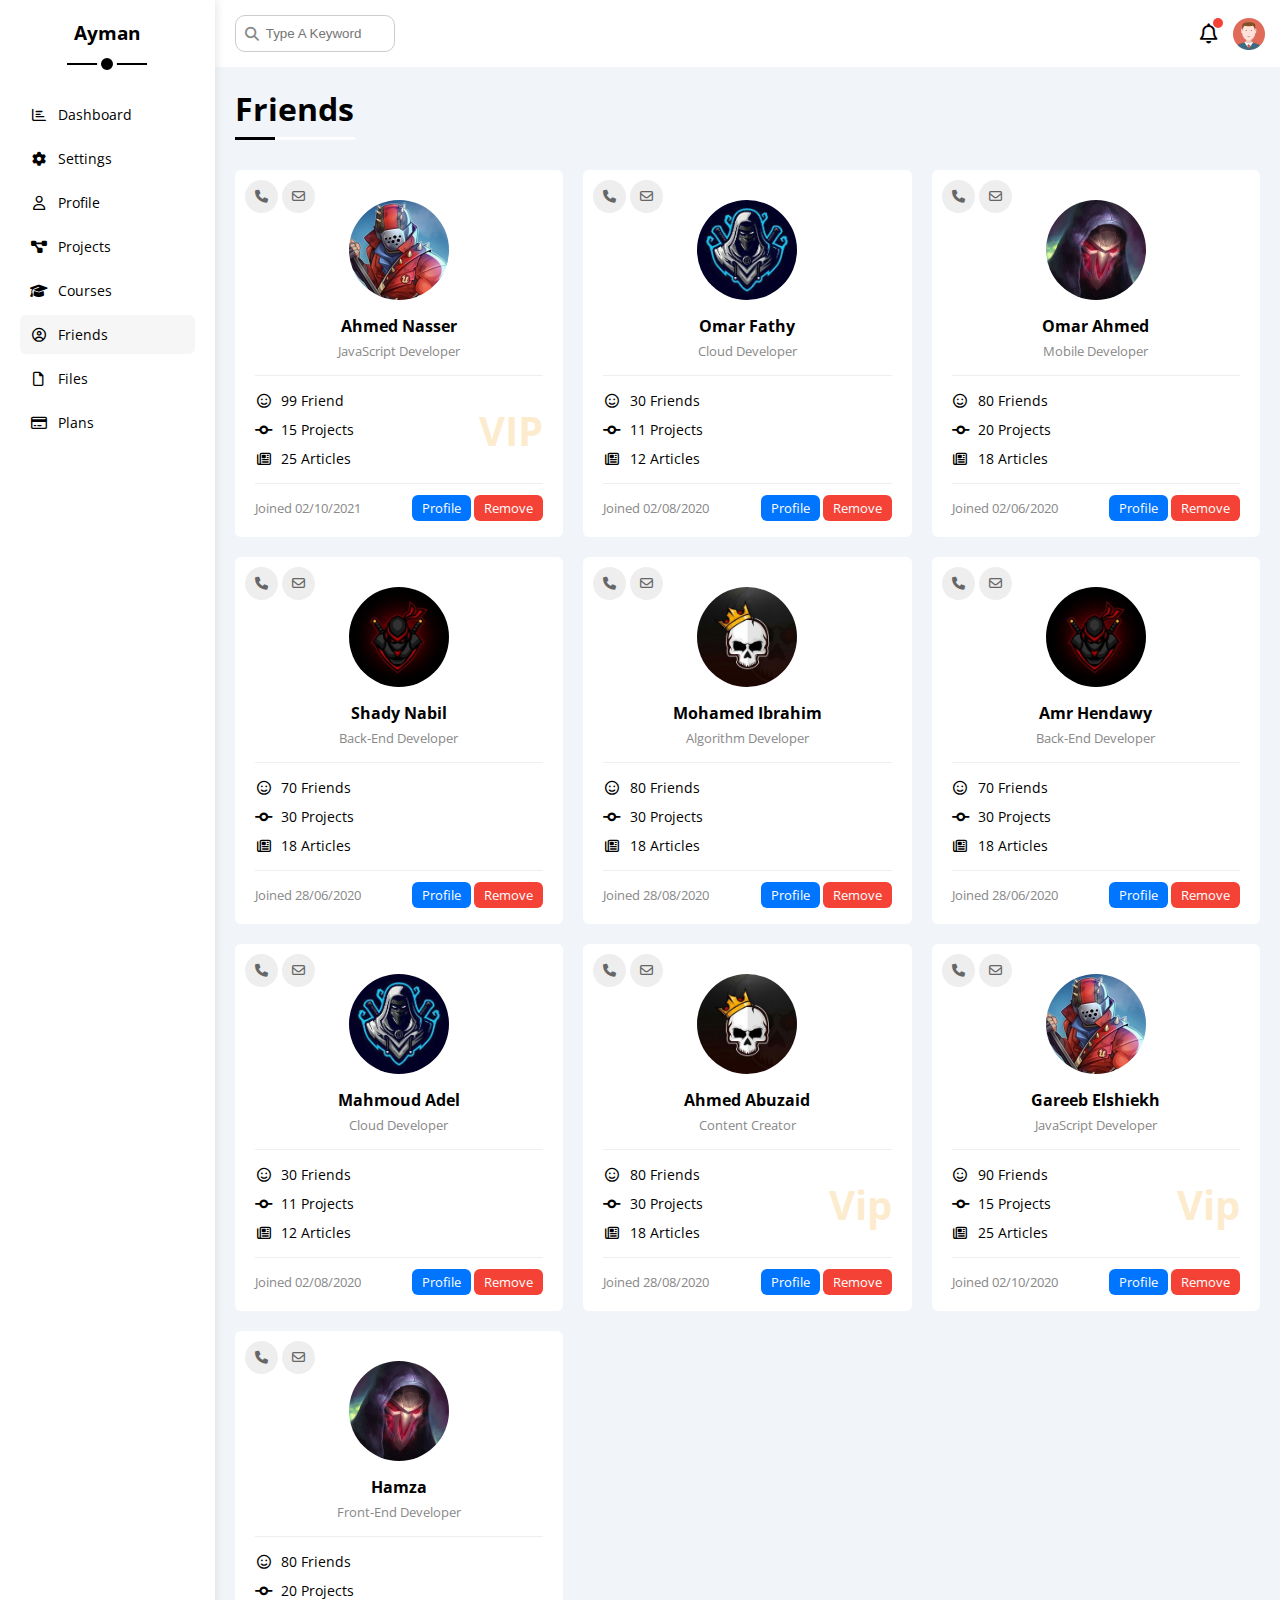
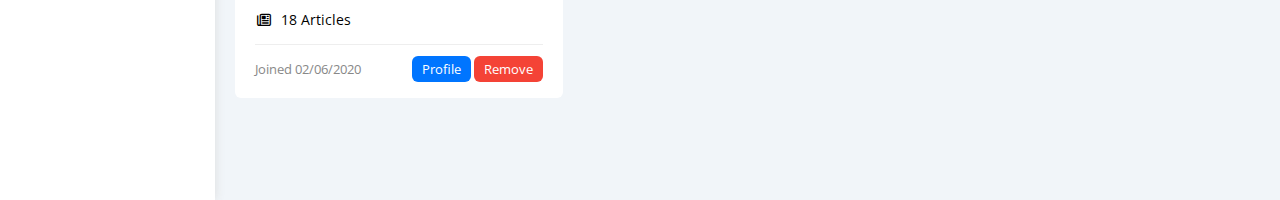
<file: friends.html>
<!DOCTYPE html>
<html lang="en">
<head>
<meta charset="UTF-8" />
<meta http-equiv="X-UA-Compatible" content="IE=edge" />
<meta name="viewport" content="width=device-width, initial-scale=1.0" />
<title>Friends</title>
<link rel="stylesheet" href="css/all.min.css" />
<link rel="stylesheet" href="css/framework.css" />
<link rel="stylesheet" href="css/master.css" />
<link rel="preconnect" href="https://fonts.googleapis.com" />
<link rel="preconnect" href="https://fonts.gstatic.com" crossorigin />
<link href="https://fonts.googleapis.com/css2?family=Open+Sans:wght@300;500&display=swap" rel="stylesheet" />
</head>
<body>
<div class="page d-flex">
    <div class="sidebar bg-white p-20 p-relative">
    <h3 class="p-relative txt-c mt-0">Ayman</h3>
    <ul>
        <li>
        <a class="d-flex align-center fs-14 c-black rad-6 p-10" href="index.html">
            <i class="fa-regular fa-chart-bar fa-fw"></i>
            <span>Dashboard</span>
        </a>
        </li>
        <li>
        <a class="d-flex align-center fs-14 c-black rad-6 p-10" href="settings.html">
            <i class="fa-solid fa-gear fa-fw"></i>
            <span>Settings</span>
        </a>
        </li>
        <li>
        <a class="d-flex align-center fs-14 c-black rad-6 p-10" href="profile.html">
            <i class="fa-regular fa-user fa-fw"></i>
            <span>Profile</span>
        </a>
        </li>
        <li>
        <a class="d-flex align-center fs-14 c-black rad-6 p-10" href="projects.html">
            <i class="fa-solid fa-diagram-project fa-fw"></i>
            <span>Projects</span>
        </a>
        </li>
        <li>
        <a class="d-flex align-center fs-14 c-black rad-6 p-10" href="courses.html">
            <i class="fa-solid fa-graduation-cap fa-fw"></i>
            <span>Courses</span>
        </a>
        </li>
        <li>
        <a class="active d-flex align-center fs-14 c-black rad-6 p-10" href="friends.html">
            <i class="fa-regular fa-circle-user fa-fw"></i>
            <span>Friends</span>
        </a>
        </li>
        <li>
        <a class="d-flex align-center fs-14 c-black rad-6 p-10" href="files.html">
            <i class="fa-regular fa-file fa-fw"></i>
            <span>Files</span>
        </a>
        </li>
        <li>
        <a class="d-flex align-center fs-14 c-black rad-6 p-10" href="plans.html">
            <i class="fa-regular fa-credit-card fa-fw"></i>
            <span>Plans</span>
        </a>
        </li>
    </ul>
    </div>
    <div class="content w-full">
    <!-- Start Head -->
    <div class="head bg-white p-15 between-flex">
        <div class="search p-relative">
        <input class="p-10" type="search" placeholder="Type A Keyword" />
        </div>
        <div class="icons d-flex align-center">
        <span class="notification p-relative">
            <i class="fa-regular fa-bell fa-lg"></i>
        </span>
        <img src="imgs/avatar.png" alt="" />
        </div>
    </div>
    <!-- End Head -->
    <h1 class="p-relative">Friends</h1>
    <div class="friends-page d-grid m-20 gap-20">
        <div class="friend bg-white rad-6 p-20 p-relative">
        <div class="contact">
            <i class="fa-solid fa-phone"></i>
            <i class="fa-regular fa-envelope"></i>
        </div>
        <div class="txt-c">
            <img class="rad-half mt-10 mb-10 w-100 h-100" src="imgs/friend-01.jpg" alt="" />
            <h4 class="m-0">Ahmed Nasser</h4>
            <p class="c-grey fs-13 mt-5 mb-0">JavaScript Developer</p>
        </div>
        <div class="icons fs-14 p-relative">
            <div class="mb-10">
            <i class="fa-regular fa-face-smile fa-fw"></i>
            <span>99 Friend</span>
            </div>
            <div class="mb-10">
            <i class="fa-solid fa-code-commit fa-fw"></i>
            <span>15 Projects</span>
            </div>
            <div>
            <i class="fa-regular fa-newspaper fa-fw"></i>
            <span>25 Articles</span>
            </div>
            <span class="vip fw-bold c-orange">VIP</span>
        </div>
        <div class="info between-flex fs-13">
            <span class="c-grey">Joined 02/10/2021</span>
            <div>
            <a class="bg-blue c-white btn-shape" href="profile.html">Profile</a>
            <a class="bg-red c-white btn-shape" href="#">Remove</a>
            </div>
        </div>
        </div>
        <div class="friend bg-white rad-6 p-20 p-relative">
        <div class="contact">
            <i class="fa-solid fa-phone"></i>
            <i class="fa-regular fa-envelope"></i>
        </div>
        <div class="txt-c">
            <img class="rad-half mt-10 mb-10 w-100 h-100" src="imgs/friend-02.jpg" alt="" />
            <h4 class="m-0">Omar Fathy</h4>
            <p class="c-grey fs-13 mt-5 mb-0">Cloud Developer</p>
        </div>
        <div class="icons fs-14 p-relative">
            <div class="mb-10">
            <i class="fa-regular fa-face-smile fa-fw"></i>
            <span>30 Friends</span>
            </div>
            <div class="mb-10">
            <i class="fa-solid fa-code-commit fa-fw"></i>
            <span>11 Projects</span>
            </div>
            <div>
            <i class="fa-regular fa-newspaper fa-fw"></i>
            <span>12 Articles</span>
            </div>
        </div>
        <div class="info between-flex fs-13">
            <span class="c-grey">Joined 02/08/2020</span>
            <div>
            <a class="bg-blue c-white btn-shape" href="profile.html">Profile</a>
            <a class="bg-red c-white btn-shape" href="">Remove</a>
            </div>
        </div>
        </div>
        <div class="friend bg-white rad-6 p-20 p-relative">
        <div class="contact">
            <i class="fa-solid fa-phone"></i>
            <i class="fa-regular fa-envelope"></i>
        </div>
        <div class="txt-c">
            <img class="rad-half mt-10 mb-10 w-100 h-100" src="imgs/friend-03.jpg" alt="" />
            <h4 class="m-0">Omar Ahmed</h4>
            <p class="c-grey fs-13 mt-5 mb-0">Mobile Developer</p>
        </div>
        <div class="icons fs-14 p-relative">
            <div class="mb-10">
            <i class="fa-regular fa-face-smile fa-fw"></i>
            <span>80 Friends</span>
            </div>
            <div class="mb-10">
            <i class="fa-solid fa-code-commit fa-fw"></i>
            <span>20 Projects</span>
            </div>
            <div>
            <i class="fa-regular fa-newspaper fa-fw"></i>
            <span>18 Articles</span>
            </div>
        </div>
        <div class="info between-flex fs-13">
            <span class="c-grey">Joined 02/06/2020</span>
            <div>
            <a class="bg-blue c-white btn-shape" href="profile.html">Profile</a>
            <a class="bg-red c-white btn-shape" href="">Remove</a>
            </div>
        </div>
        </div>
        <div class="friend bg-white rad-6 p-20 p-relative">
        <div class="contact">
            <i class="fa-solid fa-phone"></i>
            <i class="fa-regular fa-envelope"></i>
        </div>
        <div class="txt-c">
            <img class="rad-half mt-10 mb-10 w-100 h-100" src="imgs/friend-04.jpg" alt="" />
            <h4 class="m-0">Shady Nabil</h4>
            <p class="c-grey fs-13 mt-5 mb-0">Back-End Developer</p>
        </div>
        <div class="icons fs-14 p-relative">
            <div class="mb-10">
            <i class="fa-regular fa-face-smile fa-fw"></i>
            <span>70 Friends</span>
            </div>
            <div class="mb-10">
            <i class="fa-solid fa-code-commit fa-fw"></i>
            <span>30 Projects</span>
            </div>
            <div>
            <i class="fa-regular fa-newspaper fa-fw"></i>
            <span>18 Articles</span>
            </div>
        </div>
        <div class="info between-flex fs-13">
            <span class="c-grey">Joined 28/06/2020</span>
            <div>
            <a class="bg-blue c-white btn-shape" href="profile.html">Profile</a>
            <a class="bg-red c-white btn-shape" href="">Remove</a>
            </div>
        </div>
        </div>
        <div class="friend bg-white rad-6 p-20 p-relative">
        <div class="contact">
            <i class="fa-solid fa-phone"></i>
            <i class="fa-regular fa-envelope"></i>
        </div>
        <div class="txt-c">
            <img class="rad-half mt-10 mb-10 w-100 h-100" src="imgs/friend-05.jpg" alt="" />
            <h4 class="m-0">Mohamed Ibrahim</h4>
            <p class="c-grey fs-13 mt-5 mb-0">Algorithm Developer</p>
        </div>
        <div class="icons fs-14 p-relative">
            <div class="mb-10">
            <i class="fa-regular fa-face-smile fa-fw"></i>
            <span>80 Friends</span>
            </div>
            <div class="mb-10">
            <i class="fa-solid fa-code-commit fa-fw"></i>
            <span>30 Projects</span>
            </div>
            <div>
            <i class="fa-regular fa-newspaper fa-fw"></i>
            <span>18 Articles</span>
            </div>
        </div>
        <div class="info between-flex fs-13">
            <span class="c-grey">Joined 28/08/2020</span>
            <div>
            <a class="bg-blue c-white btn-shape" href="profile.html">Profile</a>
            <a class="bg-red c-white btn-shape" href="">Remove</a>
            </div>
        </div>
        </div>
        <div class="friend bg-white rad-6 p-20 p-relative">
        <div class="contact">
            <i class="fa-solid fa-phone"></i>
            <i class="fa-regular fa-envelope"></i>
        </div>
        <div class="txt-c">
            <img class="rad-half mt-10 mb-10 w-100 h-100" src="imgs/friend-04.jpg" alt="" />
            <h4 class="m-0">Amr Hendawy</h4>
            <p class="c-grey fs-13 mt-5 mb-0">Back-End Developer</p>
        </div>
        <div class="icons fs-14 p-relative">
            <div class="mb-10">
            <i class="fa-regular fa-face-smile fa-fw"></i>
            <span>70 Friends</span>
            </div>
            <div class="mb-10">
            <i class="fa-solid fa-code-commit fa-fw"></i>
            <span>30 Projects</span>
            </div>
            <div>
            <i class="fa-regular fa-newspaper fa-fw"></i>
            <span>18 Articles</span>
            </div>
        </div>
        <div class="info between-flex fs-13">
            <span class="c-grey">Joined 28/06/2020</span>
            <div>
            <a class="bg-blue c-white btn-shape" href="profile.html">Profile</a>
            <a class="bg-red c-white btn-shape" href="">Remove</a>
            </div>
        </div>
        </div>
        <div class="friend bg-white rad-6 p-20 p-relative">
        <div class="contact">
            <i class="fa-solid fa-phone"></i>
            <i class="fa-regular fa-envelope"></i>
        </div>
        <div class="txt-c">
            <img class="rad-half mt-10 mb-10 w-100 h-100" src="imgs/friend-02.jpg" alt="" />
            <h4 class="m-0">Mahmoud Adel</h4>
            <p class="c-grey fs-13 mt-5 mb-0">Cloud Developer</p>
        </div>
        <div class="icons fs-14 p-relative">
            <div class="mb-10">
            <i class="fa-regular fa-face-smile fa-fw"></i>
            <span>30 Friends</span>
            </div>
            <div class="mb-10">
            <i class="fa-solid fa-code-commit fa-fw"></i>
            <span>11 Projects</span>
            </div>
            <div>
            <i class="fa-regular fa-newspaper fa-fw"></i>
            <span>12 Articles</span>
            </div>
        </div>
        <div class="info between-flex fs-13">
            <span class="c-grey">Joined 02/08/2020</span>
            <div>
            <a class="bg-blue c-white btn-shape" href="profile.html">Profile</a>
            <a class="bg-red c-white btn-shape" href="">Remove</a>
            </div>
        </div>
        </div>
        <div class="friend bg-white rad-6 p-20 p-relative">
        <div class="contact">
            <i class="fa-solid fa-phone"></i>
            <i class="fa-regular fa-envelope"></i>
        </div>
        <div class="txt-c">
            <img class="rad-half mt-10 mb-10 w-100 h-100" src="imgs/friend-05.jpg" alt="" />
            <h4 class="m-0">Ahmed Abuzaid</h4>
            <p class="c-grey fs-13 mt-5 mb-0">Content Creator</p>
        </div>
        <div class="icons fs-14 p-relative">
            <div class="mb-10">
            <i class="fa-regular fa-face-smile fa-fw"></i>
            <span>80 Friends</span>
            </div>
            <div class="mb-10">
            <i class="fa-solid fa-code-commit fa-fw"></i>
            <span>30 Projects</span>
            </div>
            <div>
            <i class="fa-regular fa-newspaper fa-fw"></i>
            <span>18 Articles</span>
            </div>
            <span class="vip fw-bold c-orange">Vip</span>
        </div>
        <div class="info between-flex fs-13">
            <span class="c-grey">Joined 28/08/2020</span>
            <div>
            <a class="bg-blue c-white btn-shape" href="profile.html">Profile</a>
            <a class="bg-red c-white btn-shape" href="">Remove</a>
            </div>
        </div>
        </div>
        <div class="friend bg-white rad-6 p-20 p-relative">
        <div class="contact">
            <i class="fa-solid fa-phone"></i>
            <i class="fa-regular fa-envelope"></i>
        </div>
        <div class="txt-c">
            <img class="rad-half mt-10 mb-10 w-100 h-100" src="imgs/friend-01.jpg" alt="" />
            <h4 class="m-0">Gareeb Elshiekh</h4>
            <p class="c-grey fs-13 mt-5 mb-0">JavaScript Developer</p>
        </div>
        <div class="icons fs-14 p-relative">
            <div class="mb-10">
            <i class="fa-regular fa-face-smile fa-fw"></i>
            <span>90 Friends</span>
            </div>
            <div class="mb-10">
            <i class="fa-solid fa-code-commit fa-fw"></i>
            <span>15 Projects</span>
            </div>
            <div>
            <i class="fa-regular fa-newspaper fa-fw"></i>
            <span>25 Articles</span>
            </div>
            <span class="vip fw-bold c-orange">Vip</span>
        </div>
        <div class="info between-flex fs-13">
            <span class="c-grey">Joined 02/10/2020</span>
            <div>
            <a class="bg-blue c-white btn-shape" href="profile.html">Profile</a>
            <a class="bg-red c-white btn-shape" href="">Remove</a>
            </div>
        </div>
        </div>
        <div class="friend bg-white rad-6 p-20 p-relative">
        <div class="contact">
            <i class="fa-solid fa-phone"></i>
            <i class="fa-regular fa-envelope"></i>
        </div>
        <div class="txt-c">
            <img class="rad-half mt-10 mb-10 w-100 h-100" src="imgs/friend-03.jpg" alt="" />
            <h4 class="m-0">Hamza</h4>
            <p class="c-grey fs-13 mt-5 mb-0">Front-End Developer</p>
        </div>
        <div class="icons fs-14 p-relative">
            <div class="mb-10">
            <i class="fa-regular fa-face-smile fa-fw"></i>
            <span>80 Friends</span>
            </div>
            <div class="mb-10">
            <i class="fa-solid fa-code-commit fa-fw"></i>
            <span>20 Projects</span>
            </div>
            <div>
            <i class="fa-regular fa-newspaper fa-fw"></i>
            <span>18 Articles</span>
            </div>
        </div>
        <div class="info between-flex fs-13">
            <span class="c-grey">Joined 02/06/2020</span>
            <div>
            <a class="bg-blue c-white btn-shape" href="profile.html">Profile</a>
            <a class="bg-red c-white btn-shape" href="">Remove</a>
            </div>
        </div>
        </div>
    </div>
    </div>
</div>
</body>
</html>
</file>
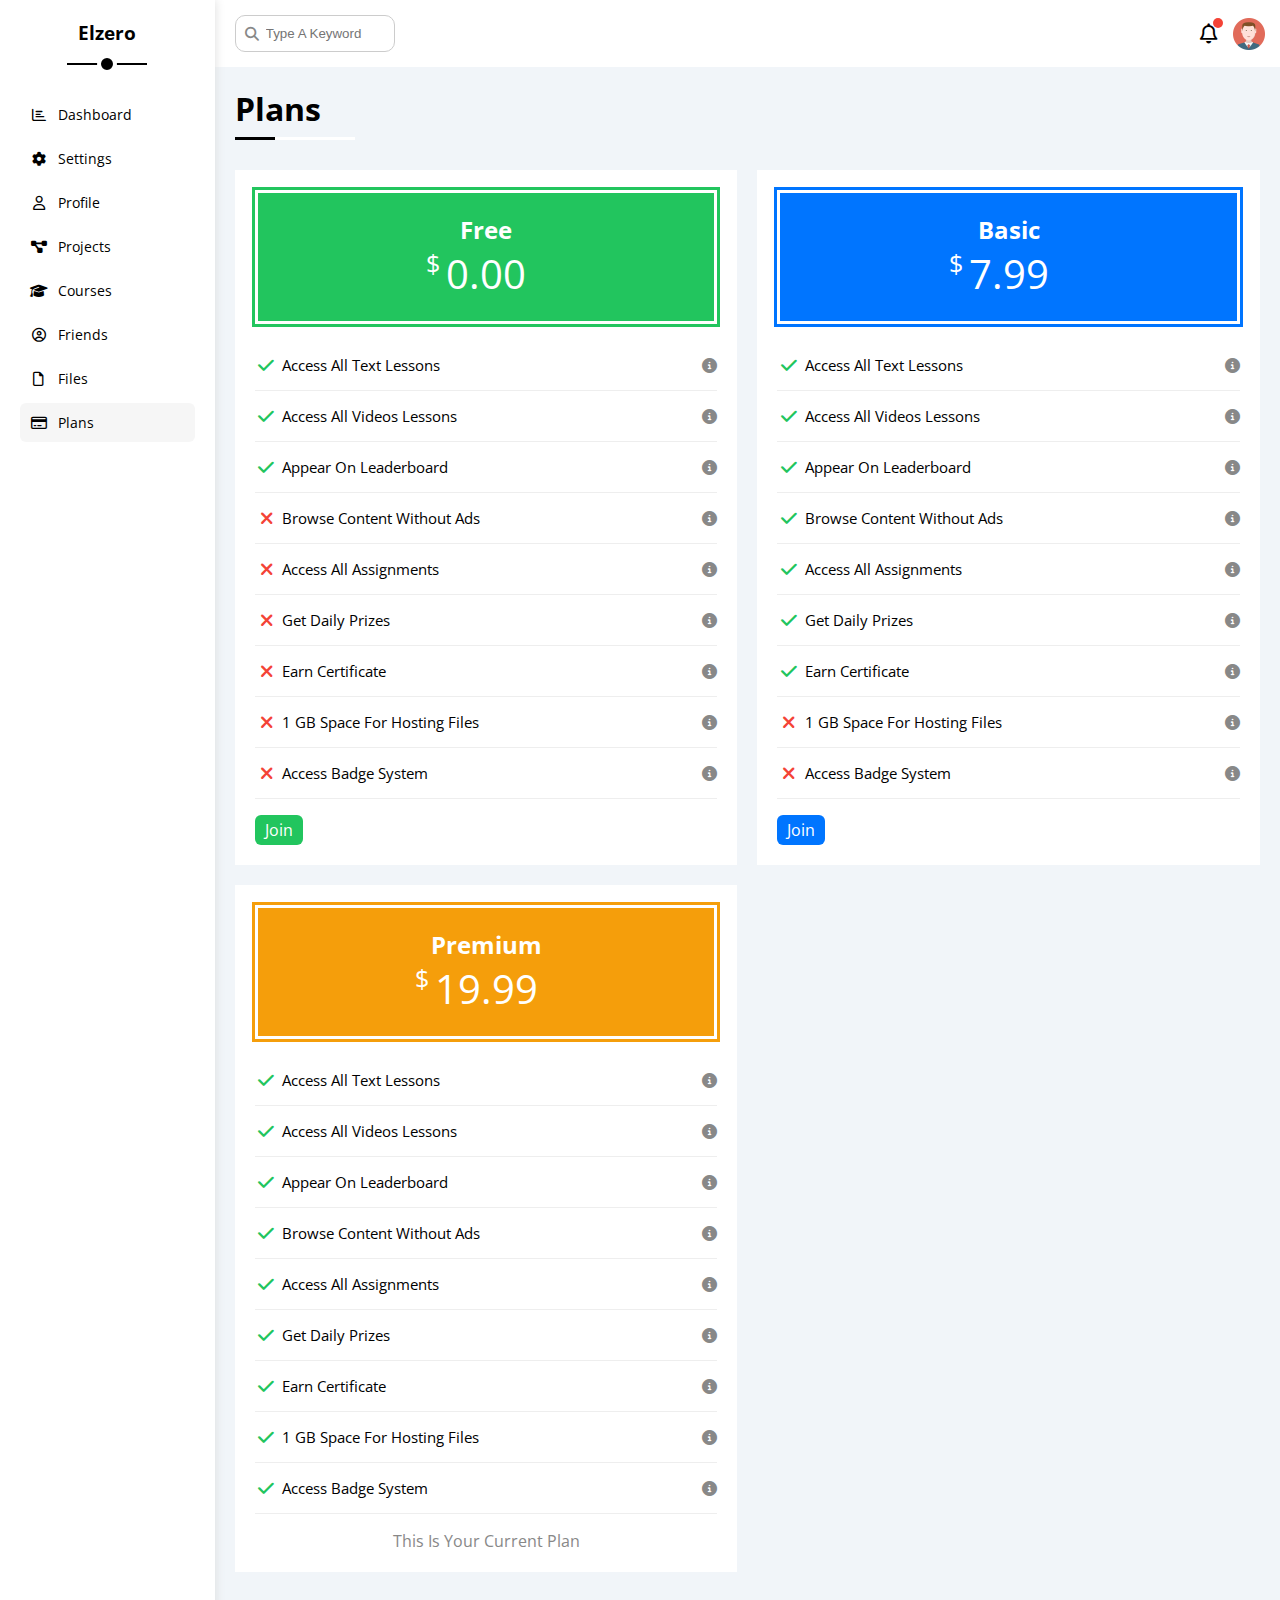
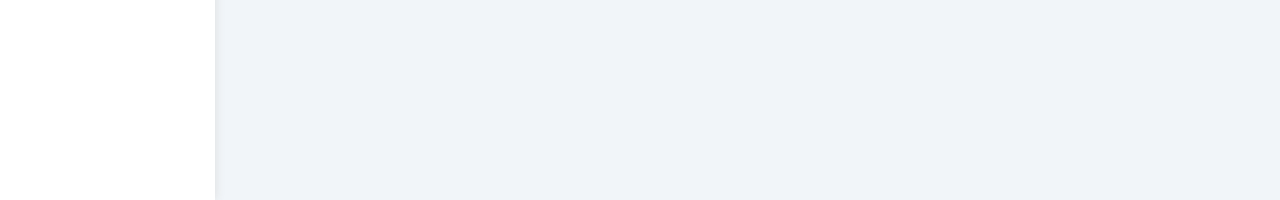
<file: plans.html>
<!DOCTYPE html>
<html lang="en">
<head>
<meta charset="UTF-8" />
<meta http-equiv="X-UA-Compatible" content="IE=edge" />
<meta name="viewport" content="width=device-width, initial-scale=1.0" />
<title>Plans</title>
<link rel="stylesheet" href="css/all.min.css" />
<link rel="stylesheet" href="css/framework.css" />
<link rel="stylesheet" href="css/master.css" />
<link rel="preconnect" href="https://fonts.googleapis.com" />
<link rel="preconnect" href="https://fonts.gstatic.com" crossorigin />
<link href="https://fonts.googleapis.com/css2?family=Open+Sans:wght@300;500&display=swap" rel="stylesheet" />
</head>
<body>
<div class="page d-flex">
    <div class="sidebar bg-white p-20 p-relative">
    <h3 class="p-relative txt-c mt-0">Elzero</h3>
    <ul>
        <li>
        <a class="d-flex align-center fs-14 c-black rad-6 p-10" href="index.html">
            <i class="fa-regular fa-chart-bar fa-fw"></i>
            <span>Dashboard</span>
        </a>
        </li>
        <li>
        <a class="d-flex align-center fs-14 c-black rad-6 p-10" href="settings.html">
            <i class="fa-solid fa-gear fa-fw"></i>
            <span>Settings</span>
        </a>
        </li>
        <li>
        <a class="d-flex align-center fs-14 c-black rad-6 p-10" href="profile.html">
            <i class="fa-regular fa-user fa-fw"></i>
            <span>Profile</span>
        </a>
        </li>
        <li>
        <a class="d-flex align-center fs-14 c-black rad-6 p-10" href="projects.html">
            <i class="fa-solid fa-diagram-project fa-fw"></i>
            <span>Projects</span>
        </a>
        </li>
        <li>
        <a class="d-flex align-center fs-14 c-black rad-6 p-10" href="courses.html">
            <i class="fa-solid fa-graduation-cap fa-fw"></i>
            <span>Courses</span>
        </a>
        </li>
        <li>
        <a class="d-flex align-center fs-14 c-black rad-6 p-10" href="friends.html">
            <i class="fa-regular fa-circle-user fa-fw"></i>
            <span>Friends</span>
        </a>
        </li>
        <li>
        <a class="d-flex align-center fs-14 c-black rad-6 p-10" href="files.html">
            <i class="fa-regular fa-file fa-fw"></i>
            <span>Files</span>
        </a>
        </li>
        <li>
        <a class="active d-flex align-center fs-14 c-black rad-6 p-10" href="plans.html">
            <i class="fa-regular fa-credit-card fa-fw"></i>
            <span>Plans</span>
        </a>
        </li>
    </ul>
    </div>
    <div class="content w-full">
    <!-- Start Head -->
    <div class="head bg-white p-15 between-flex">
        <div class="search p-relative">
        <input class="p-10" type="search" placeholder="Type A Keyword" />
        </div>
        <div class="icons d-flex align-center">
        <span class="notification p-relative">
            <i class="fa-regular fa-bell fa-lg"></i>
        </span>
        <img src="imgs/avatar.png" alt="" />
        </div>
    </div>
    <!-- End Head -->
    <h1 class="p-relative">Plans</h1>
    <div class="plans-page d-grid m-20 gap-20">
        <div class="plan green bg-white p-20">
        <div class="top bg-green txt-c p-20">
            <h2 class="m-0 c-white">Free</h2>
            <div class="price c-white"><span>$</span>0.00</div>
        </div>
        <ul>
            <li>
            <i class="fa-solid fa-check fa-fw yes"></i>
            <span>Access All Text Lessons</span>
            <i class="fa-solid fa-circle-info help"></i>
            </li>
            <li>
            <i class="fa-solid fa-check fa-fw yes"></i>
            <span>Access All Videos Lessons</span>
            <i class="fa-solid fa-circle-info help"></i>
            </li>
            <li>
            <i class="fa-solid fa-check fa-fw yes"></i>
            <span>Appear On Leaderboard</span>
            <i class="fa-solid fa-circle-info help"></i>
            </li>
            <li>
            <i class="fa-solid fa-xmark fa-fw"></i>
            <span>Browse Content Without Ads</span>
            <i class="fa-solid fa-circle-info help"></i>
            </li>
            <li>
            <i class="fa-solid fa-xmark fa-fw"></i>
            <span>Access All Assignments</span>
            <i class="fa-solid fa-circle-info help"></i>
            </li>
            <li>
            <i class="fa-solid fa-xmark fa-fw"></i>
            <span>Get Daily Prizes</span>
            <i class="fa-solid fa-circle-info help"></i>
            </li>
            <li>
            <i class="fa-solid fa-xmark fa-fw"></i>
            <span>Earn Certificate</span>
            <i class="fa-solid fa-circle-info help"></i>
            </li>
            <li>
            <i class="fa-solid fa-xmark fa-fw"></i>
            <span>1 GB Space For Hosting Files</span>
            <i class="fa-solid fa-circle-info help"></i>
            </li>
            <li>
            <i class="fa-solid fa-xmark fa-fw"></i>
            <span>Access Badge System</span>
            <i class="fa-solid fa-circle-info help"></i>
            </li>
        </ul>
        <a href="#" class="btn-shape bg-green c-white d-block w-fit">Join</a>
        </div>
        <!-- Start Plan -->
        <div class="plan blue bg-white p-20">
        <div class="top bg-blue txt-c p-20">
            <h2 class="m-0 c-white">Basic</h2>
            <div class="price c-white"><span>$</span>7.99</div>
        </div>
        <ul class="list-none p-0">
            <li>
            <i class="fa-solid fa-check fa-fw yes"></i>
            <span>Access All Text Lessons</span>
            <i class="fa-solid fa-circle-info help"></i>
            </li>
            <li>
            <i class="fa-solid fa-check fa-fw yes"></i>
            <span>Access All Videos Lessons</span>
            <i class="fa-solid fa-circle-info help"></i>
            </li>
            <li>
            <i class="fa-solid fa-check fa-fw yes"></i>
            <span>Appear On Leaderboard</span>
            <i class="fa-solid fa-circle-info help"></i>
            </li>
            <li>
            <i class="fa-solid fa-check fa-fw yes"></i>
            <span>Browse Content Without Ads</span>
            <i class="fa-solid fa-circle-info help"></i>
            </li>
            <li>
            <i class="fa-solid fa-check fa-fw yes"></i>
            <span>Access All Assignments</span>
            <i class="fa-solid fa-circle-info help"></i>
            </li>
            <li>
            <i class="fa-solid fa-check fa-fw yes"></i>
            <span>Get Daily Prizes</span>
            <i class="fa-solid fa-circle-info help"></i>
            </li>
            <li>
            <i class="fa-solid fa-check fa-fw yes"></i>
            <span>Earn Certificate</span>
            <i class="fa-solid fa-circle-info help"></i>
            </li>
            <li>
            <i class="fa-solid fa-xmark fa-fw"></i>
            <span>1 GB Space For Hosting Files</span>
            <i class="fa-solid fa-circle-info help"></i>
            </li>
            <li>
            <i class="fa-solid fa-xmark fa-fw"></i>
            <span>Access Badge System</span>
            <i class="fa-solid fa-circle-info help"></i>
            </li>
        </ul>
        <a href="#" class="btn-shape bg-blue c-white d-block w-fit">Join</a>
        </div>
        <!-- End Plan -->
        <!-- Start Plan -->
        <div class="plan orange bg-white p-20">
        <div class="top bg-orange txt-c p-20">
            <h2 class="m-0 c-white">Premium</h2>
            <div class="price c-white"><span>$</span>19.99</div>
        </div>
        <ul class="list-none p-0">
            <li>
            <i class="fa-solid fa-check fa-fw yes"></i>
            <span>Access All Text Lessons</span>
            <i class="fa-solid fa-circle-info help"></i>
            </li>
            <li>
            <i class="fa-solid fa-check fa-fw yes"></i>
            <span>Access All Videos Lessons</span>
            <i class="fa-solid fa-circle-info help"></i>
            </li>
            <li>
            <i class="fa-solid fa-check fa-fw yes"></i>
            <span>Appear On Leaderboard</span>
            <i class="fa-solid fa-circle-info help"></i>
            </li>
            <li>
            <i class="fa-solid fa-check fa-fw yes"></i>
            <span>Browse Content Without Ads</span>
            <i class="fa-solid fa-circle-info help"></i>
            </li>
            <li>
            <i class="fa-solid fa-check fa-fw yes"></i>
            <span>Access All Assignments</span>
            <i class="fa-solid fa-circle-info help"></i>
            </li>
            <li>
            <i class="fa-solid fa-check fa-fw yes"></i>
            <span>Get Daily Prizes</span>
            <i class="fa-solid fa-circle-info help"></i>
            </li>
            <li>
            <i class="fa-solid fa-check fa-fw yes"></i>
            <span>Earn Certificate</span>
            <i class="fa-solid fa-circle-info help"></i>
            </li>
            <li>
            <i class="fa-solid fa-check fa-fw yes"></i>
            <span>1 GB Space For Hosting Files</span>
            <i class="fa-solid fa-circle-info help"></i>
            </li>
            <li>
            <i class="fa-solid fa-check fa-fw yes"></i>
            <span>Access Badge System</span>
            <i class="fa-solid fa-circle-info help"></i>
            </li>
        </ul>
        <p class="c-grey m-0 txt-c">This Is Your Current Plan</p>
        </div>
        <!-- End Plan -->
    </div>
    </div>
</div>
</body>
</html>
</file>
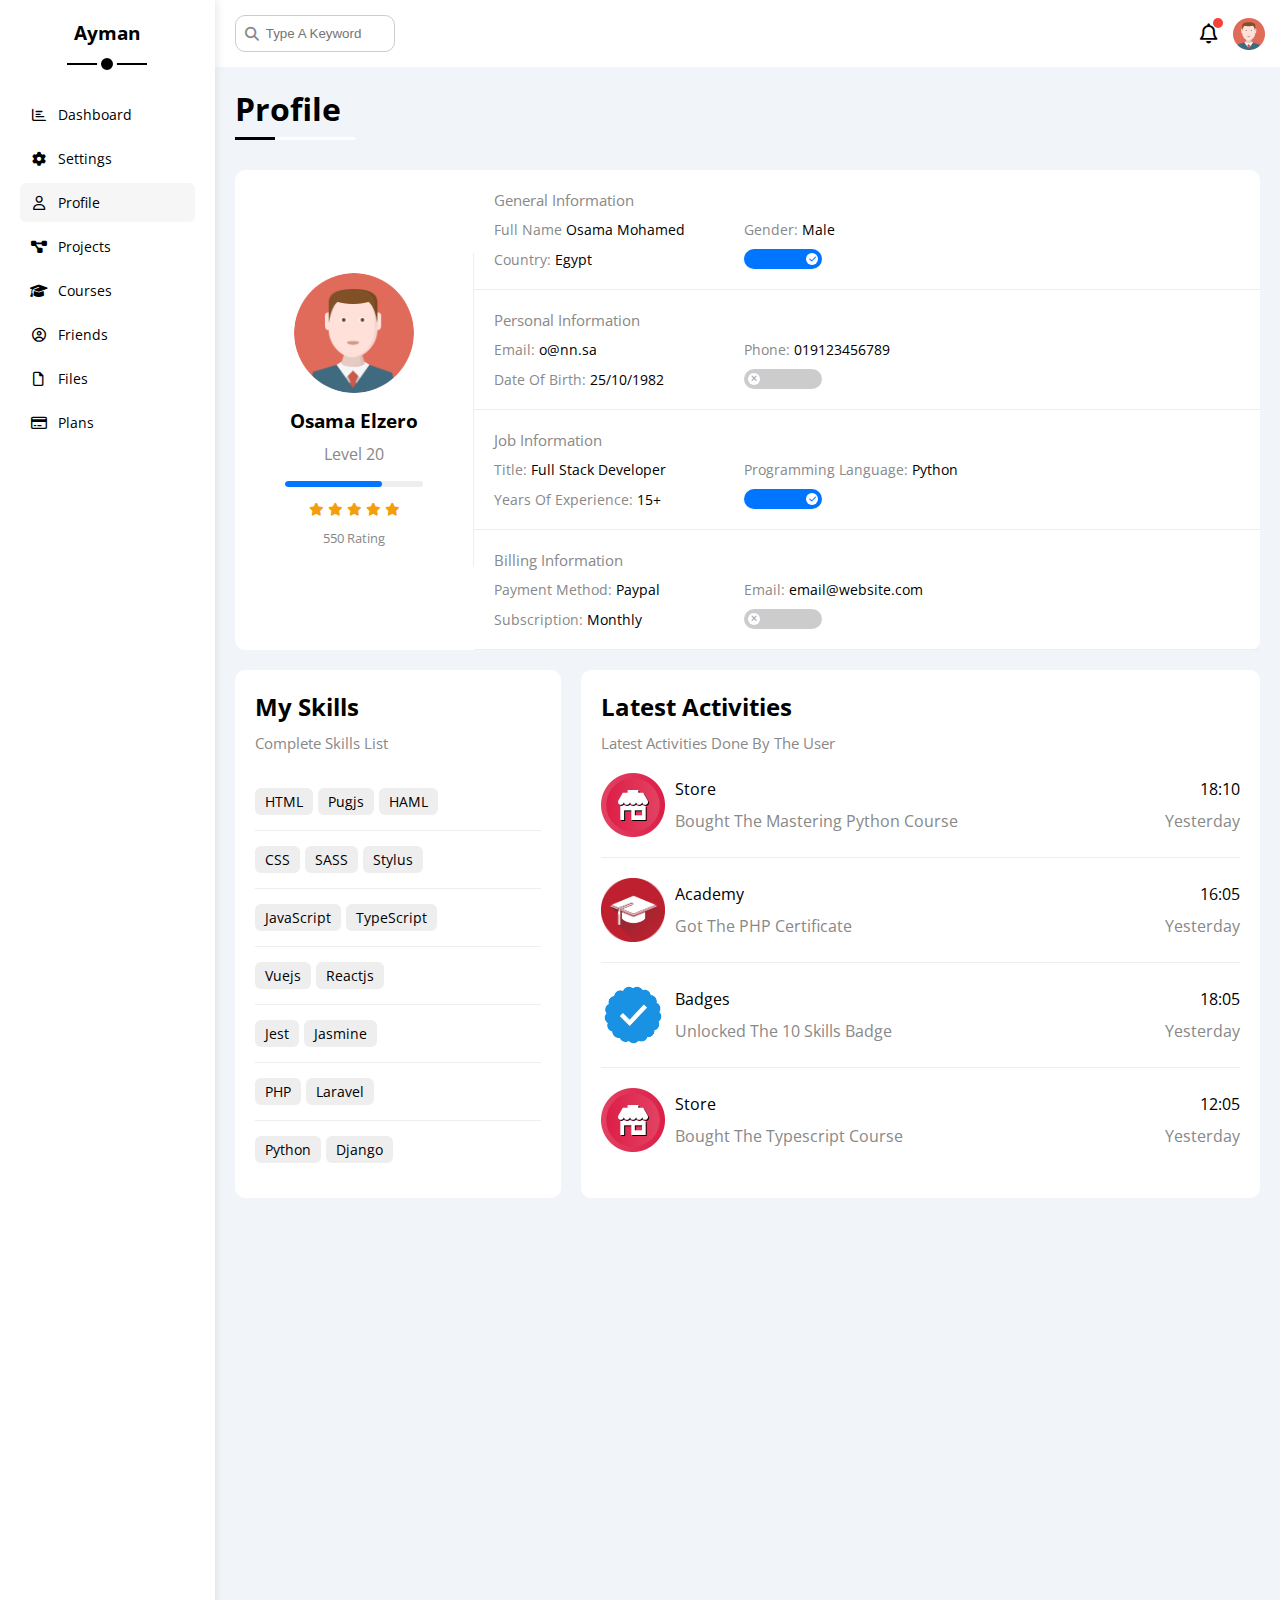
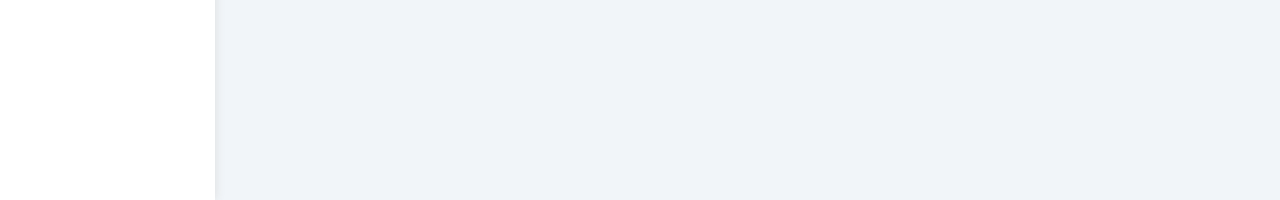
<file: profile.html>
<!DOCTYPE html>
<html lang="en">
<head>
    <meta charset="UTF-8">
    <meta name="viewport" content="width=device-width, initial-scale=1.0">
    <title>Profile</title>
    <link rel="stylesheet" href="css/all.min.css" />
    <link rel="stylesheet" href="css/framework.css" />
    <link rel="stylesheet" href="css/master.css" />
    <link rel="preconnect" href="https://fonts.googleapis.com" />
    <link rel="preconnect" href="https://fonts.gstatic.com" crossorigin />
    <link href="https://fonts.googleapis.com/css2?family=Open+Sans:wght@300;500&display=swap" rel="stylesheet" />
</head>
<body>
    <div class="page d-flex">
        <div class="sidebar bg-white p-20 p-relative">
            <h3 class="p-relative txt-c mt-0">Ayman</h3>
            <ul>
                <li>
                    <a class="d-flex align-center fs-14 c-black rad-6 p-10" href="index.html">
                    <i class="fa-regular fa-chart-bar fa-fw"></i>
                    <span>Dashboard</span>
                    </a>
                </li>
                <li>
                    <a class="d-flex align-center fs-14 c-black rad-6 p-10" href="settings.html">
                    <i class="fa-solid fa-gear fa-fw"></i>
                    <span>Settings</span>
                    </a>
                </li>
                <li>
                    <a class="active d-flex align-center fs-14 c-black rad-6 p-10" href="profile.html">
                    <i class="fa-regular fa-user fa-fw"></i>
                    <span>Profile</span>
                    </a>
                </li>
                <li>
                    <a class="d-flex align-center fs-14 c-black rad-6 p-10" href="projects.html">
                    <i class="fa-solid fa-diagram-project fa-fw"></i>
                    <span>Projects</span>
                    </a>
                </li>
                <li>
                    <a class="d-flex align-center fs-14 c-black rad-6 p-10" href="courses.html">
                    <i class="fa-solid fa-graduation-cap fa-fw"></i>
                    <span>Courses</span>
                    </a>
                </li>
                <li>
                    <a class="d-flex align-center fs-14 c-black rad-6 p-10" href="friends.html">
                    <i class="fa-regular fa-circle-user fa-fw"></i>
                    <span>Friends</span>
                    </a>
                </li>
                <li>
                    <a class="d-flex align-center fs-14 c-black rad-6 p-10" href="files.html">
                    <i class="fa-regular fa-file fa-fw"></i>
                    <span>Files</span>
                    </a>
                </li>
                <li>
                    <a class="d-flex align-center fs-14 c-black rad-6 p-10" href="plans.html">
                    <i class="fa-regular fa-credit-card fa-fw"></i>
                    <span>Plans</span>
                    </a>
                </li>
            </ul>
        </div>
        <div class="content w-full">
        <!-- Start Head -->
            <div class="head bg-white p-15 between-flex">
                <div class="search p-relative">
                <input class="p-10" type="search" placeholder="Type A Keyword" />
                </div>
                <div class="icons d-flex align-center">
                <span class="notification p-relative">
                    <i class="fa-regular fa-bell fa-lg"></i>
                </span>
                <img src="imgs/avatar.png" alt="" />
                </div>
            </div>
        <!-- End Head -->
            <h1 class="p-relative">Profile</h1>
            <div class="profile-page m-20">
        <!-- Start Overview -->
            <div class="overview bg-white rad-10 d-flex align-center">
                <div class="avatar-box txt-c p-20">
                <img class="rad-half mb-10" src="imgs/avatar.png" alt="" />
                <h3 class="m-0">Osama Elzero</h3>
                <p class="c-grey mt-10">Level 20</p>
                <div class="level rad-6 bg-eee p-relative">
                    <span style="width: 70%"></span>
                </div>
                <div class="rating mt-10 mb-10">
                    <i class="fa-solid fa-star c-orange fs-13"></i>
                    <i class="fa-solid fa-star c-orange fs-13"></i>
                    <i class="fa-solid fa-star c-orange fs-13"></i>
                    <i class="fa-solid fa-star c-orange fs-13"></i>
                    <i class="fa-solid fa-star c-orange fs-13"></i>
                </div>
                <p class="c-grey m-0 fs-13">550 Rating</p>
                </div>
                <div class="info-box w-full txt-c-mobile">
                <!-- Start Information Row -->
                <div class="box p-20 d-flex align-center">
                    <h4 class="c-grey fs-15 m-0 w-full">General Information</h4>
                    <div class="fs-14">
                    <span class="c-grey">Full Name</span>
                    <span>Osama Mohamed</span>
                    </div>
                    <div class="fs-14">
                    <span class="c-grey">Gender:</span>
                    <span>Male</span>
                    </div>
                    <div class="fs-14">
                    <span class="c-grey">Country:</span>
                    <span>Egypt</span>
                    </div>
                    <div class="fs-14">
                    <label>
                        <input class="toggle-checkbox" type="checkbox" checked />
                        <div class="toggle-switch"></div>
                    </label>
                    </div>
                </div>
                <!-- End Information Row -->
                <!-- Start Information Row -->
                <div class="box p-20 d-flex align-center">
                    <h4 class="c-grey w-full fs-15 m-0">Personal Information</h4>
                    <div class="fs-14">
                    <span class="c-grey">Email:</span>
                    <span>o@nn.sa</span>
                    </div>
                    <div class="fs-14">
                    <span class="c-grey">Phone:</span>
                    <span>019123456789</span>
                    </div>
                    <div class="fs-14">
                    <span class="c-grey">Date Of Birth:</span>
                    <span>25/10/1982</span>
                    </div>
                    <div class="fs-14">
                    <label>
                        <input class="toggle-checkbox" type="checkbox" />
                        <div class="toggle-switch"></div>
                    </label>
                    </div>
                </div>
                <!-- End Information Row -->
                <!-- Start Information Row -->
                <div class="box p-20 d-flex align-center">
                    <h4 class="c-grey w-full fs-15 m-0">Job Information</h4>
                    <div class="fs-14">
                    <span class="c-grey">Title:</span>
                    <span>Full Stack Developer</span>
                    </div>
                    <div class="fs-14">
                    <span class="c-grey">Programming Language:</span>
                    <span>Python</span>
                    </div>
                    <div class="fs-14">
                    <span class="c-grey">Years Of Experience:</span>
                    <span>15+</span>
                    </div>
                    <div class="fs-14">
                    <label>
                        <input class="toggle-checkbox" type="checkbox" checked />
                        <div class="toggle-switch"></div>
                    </label>
                    </div>
                </div>
                <!-- End Information Row -->
                <!-- Start Information Row -->
                <div class="box p-20 d-flex align-center">
                    <h4 class="c-grey w-full fs-15 m-0">Billing Information</h4>
                    <div class="fs-14">
                    <span class="c-grey">Payment Method:</span>
                    <span>Paypal</span>
                    </div>
                    <div class="fs-14">
                    <span class="c-grey">Email:</span>
                    <span>email@website.com</span>
                    </div>
                    <div class="fs-14">
                    <span class="c-grey">Subscription:</span>
                    <span>Monthly</span>
                    </div>
                    <div class="fs-14">
                    <label>
                        <input class="toggle-checkbox" type="checkbox" />
                        <div class="toggle-switch"></div>
                    </label>
                    </div>
                </div>
                <!-- End Information Row -->
                </div>
            </div>
        <!-- End Overview -->
        <!-- Start Other Data -->
            <div class="other-data d-flex gap-20">
                <div class="skills-card p-20 bg-white rad-10 mt-20">
                <h2 class="mt-0 mb-10">My Skills</h2>
                <p class="mt-0 mb-20 c-grey fs-15">Complete Skills List</p>
                <ul class="m-0 txt-c-mobile">
                    <li><span>HTML</span><span>Pugjs</span><span>HAML</span></li>
                    <li><span>CSS</span><span>SASS</span><span>Stylus</span></li>
                    <li><span>JavaScript</span><span>TypeScript</span></li>
                    <li><span>Vuejs</span><span>Reactjs</span></li>
                    <li><span>Jest</span><span>Jasmine</span></li>
                    <li><span>PHP</span><span>Laravel</span></li>
                    <li><span>Python</span><span>Django</span></li>
                </ul>
                </div>
                <div class="activities p-20 bg-white rad-10 mt-20">
                <h2 class="mt-0 mb-10">Latest Activities</h2>
                <p class="mt-0 mb-20 c-grey fs-15">Latest Activities Done By The User</p>
                <div class="activity d-flex align-center txt-c-mobile">
                    <img src="imgs/activity-01.png" alt="" />
                    <div class="info">
                    <span class="d-block mb-10">Store</span>
                    <span class="c-grey">Bought The Mastering Python Course</span>
                    </div>
                    <div class="date">
                    <span class="d-block mb-10">18:10</span>
                    <span class="c-grey">Yesterday</span>
                    </div>
                </div>
                <div class="activity d-flex align-center txt-c-mobile">
                    <img src="imgs/activity-02.png" alt="" />
                    <div class="info">
                    <span class="d-block mb-10">Academy</span>
                    <span class="c-grey">Got The PHP Certificate</span>
                    </div>
                    <div class="date">
                    <span class="d-block mb-10">16:05</span>
                    <span class="c-grey">Yesterday</span>
                    </div>
                </div>
                <div class="activity d-flex align-center txt-c-mobile">
                    <img src="imgs/activity-03.png" alt="" />
                    <div class="info">
                    <span class="d-block mb-10">Badges</span>
                    <span class="c-grey">Unlocked The 10 Skills Badge</span>
                    </div>
                    <div class="date">
                    <span class="d-block mb-10">18:05</span>
                    <span class="c-grey">Yesterday</span>
                    </div>
                </div>
                <div class="activity d-flex align-center txt-c-mobile">
                    <img src="imgs/activity-01.png" alt="" />
                    <div class="info">
                    <span class="d-block mb-10">Store</span>
                    <span class="c-grey">Bought The Typescript Course</span>
                    </div>
                    <div class="date">
                    <span class="d-block mb-10">12:05</span>
                    <span class="c-grey">Yesterday</span>
                    </div>
                </div>
                </div>
            </div>
        <!-- End Other Data -->
        </div>
        </div>
    </div>
</body>
</html>
</file>
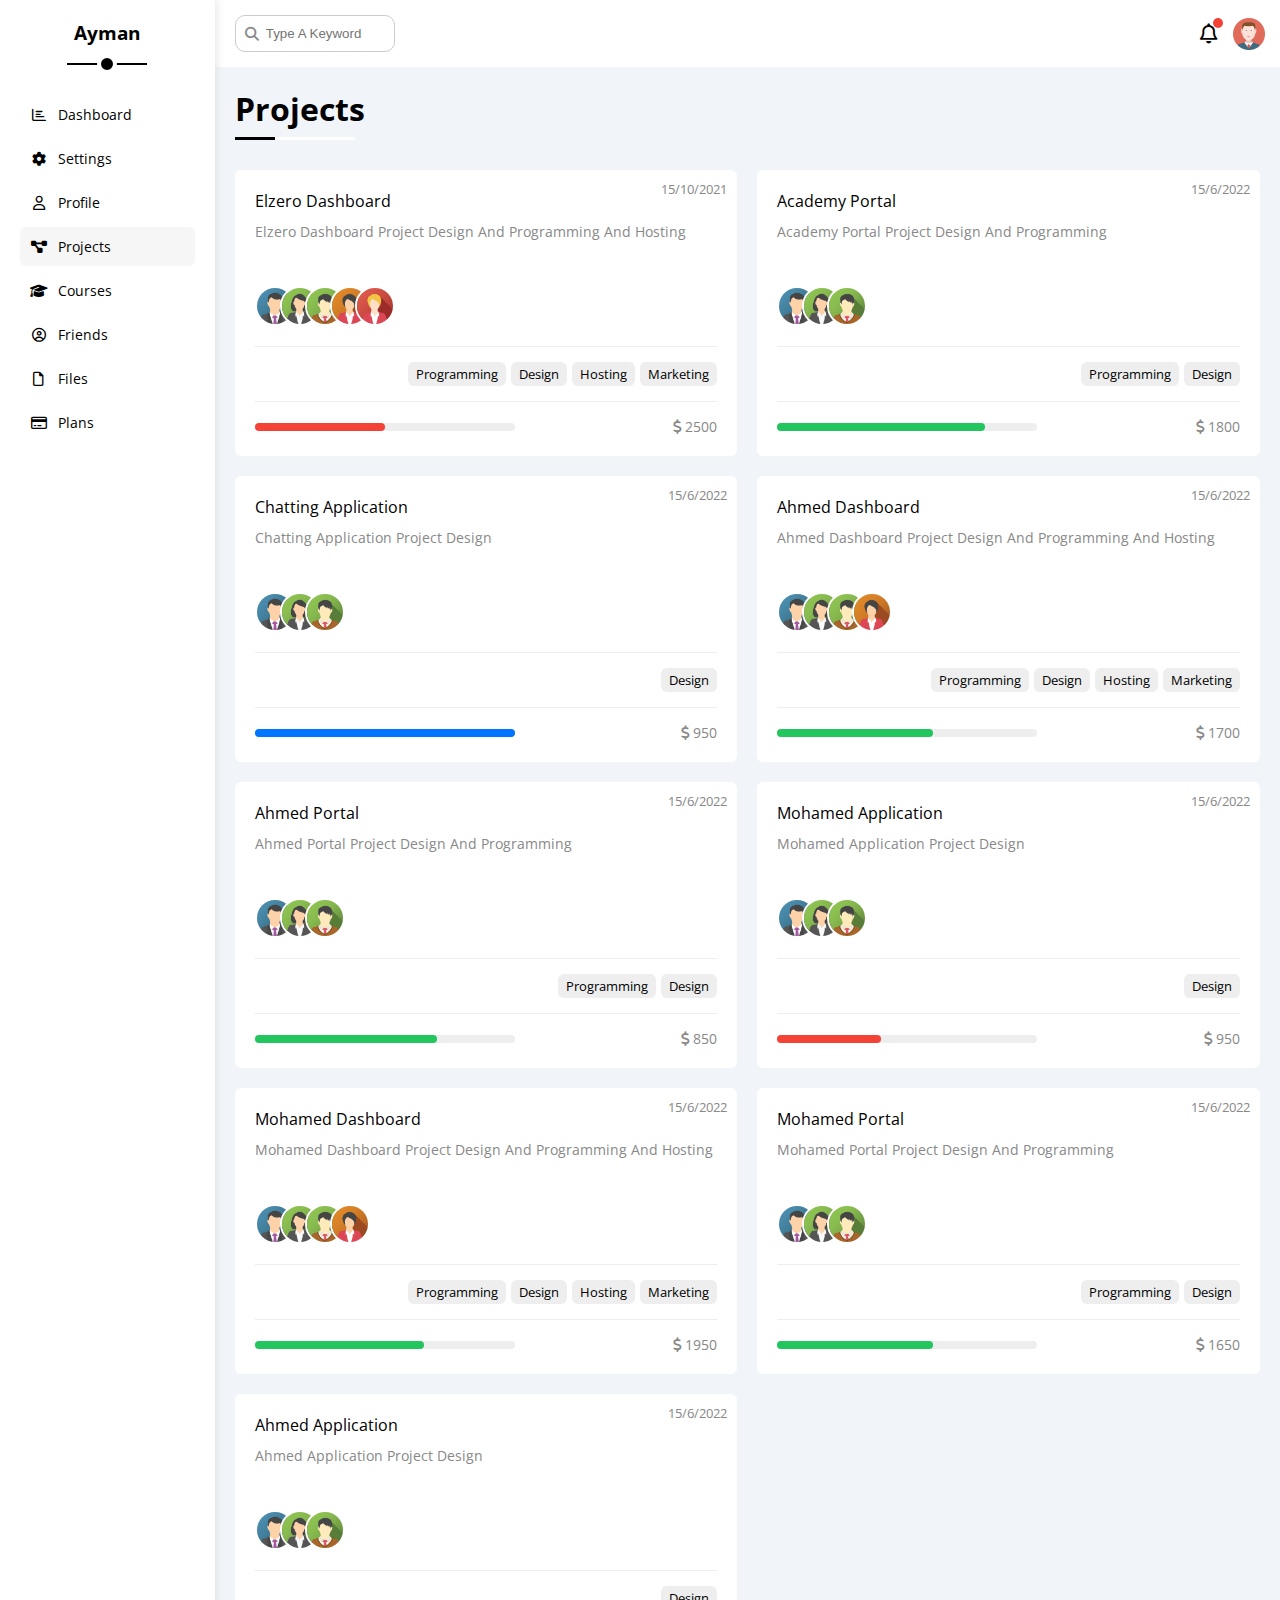
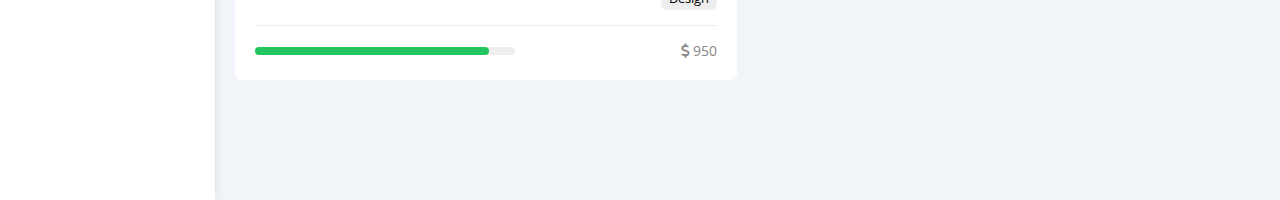
<file: projects.html>
<!DOCTYPE html>
<html lang="en">
<head>
    <meta charset="UTF-8">
    <meta name="viewport" content="width=device-width, initial-scale=1.0">
    <title>Projects</title>
    <link rel="stylesheet" href="css/all.min.css" />
    <link rel="stylesheet" href="css/framework.css" />
    <link rel="stylesheet" href="css/master.css" />
    <link rel="preconnect" href="https://fonts.googleapis.com" />
    <link rel="preconnect" href="https://fonts.gstatic.com" crossorigin />
    <link href="https://fonts.googleapis.com/css2?family=Open+Sans:wght@300;500&display=swap" rel="stylesheet" />
</head>
<body>
    <div class="page d-flex">
        <div class="sidebar bg-white p-20 p-relative">
            <h3 class="p-relative txt-c mt-0">Ayman</h3>
            <ul>
                <li>
                <a class="d-flex align-center fs-14 c-black rad-6 p-10" href="index.html">
                    <i class="fa-regular fa-chart-bar fa-fw"></i>
                    <span>Dashboard</span>
                </a>
                </li>
                <li>
                <a class="d-flex align-center fs-14 c-black rad-6 p-10" href="settings.html">
                    <i class="fa-solid fa-gear fa-fw"></i>
                    <span>Settings</span>
                </a>
                </li>
                <li>
                <a class="d-flex align-center fs-14 c-black rad-6 p-10" href="profile.html">
                    <i class="fa-regular fa-user fa-fw"></i>
                    <span>Profile</span>
                </a>
                </li>
                <li>
                <a class="active d-flex align-center fs-14 c-black rad-6 p-10" href="projects.html">
                    <i class="fa-solid fa-diagram-project fa-fw"></i>
                    <span>Projects</span>
                </a>
                </li>
                <li>
                <a class="d-flex align-center fs-14 c-black rad-6 p-10" href="courses.html">
                    <i class="fa-solid fa-graduation-cap fa-fw"></i>
                    <span>Courses</span>
                </a>
                </li>
                <li>
                <a class="d-flex align-center fs-14 c-black rad-6 p-10" href="friends.html">
                    <i class="fa-regular fa-circle-user fa-fw"></i>
                    <span>Friends</span>
                </a>
                </li>
                <li>
                <a class="d-flex align-center fs-14 c-black rad-6 p-10" href="files.html">
                    <i class="fa-regular fa-file fa-fw"></i>
                    <span>Files</span>
                </a>
                </li>
                <li>
                <a class="d-flex align-center fs-14 c-black rad-6 p-10" href="plans.html">
                    <i class="fa-regular fa-credit-card fa-fw"></i>
                    <span>Plans</span>
                </a>
                </li>
            </ul>
        </div>
        <div class="content w-full">
        <!-- Start Head -->
        <div class="head bg-white p-15 between-flex">
        <div class="search p-relative">
            <input class="p-10" type="search" placeholder="Type A Keyword" />
        </div>
        <div class="icons d-flex align-center">
            <span class="notification p-relative">
            <i class="fa-regular fa-bell fa-lg"></i>
            </span>
            <img src="imgs/avatar.png" alt="" />
        </div>
        </div>
        <!-- End Head -->
        <h1 class="p-relative">Projects</h1>
        <div class="projects-page d-grid m-20 gap-20">
            <div class="project bg-white p-20 rad-6 p-relative">
                <span class="date fs-13 c-grey">15/10/2021</span>
                <h4 class="m-0">Elzero Dashboard</h4>
                <p class="c-grey mt-10 mb-10 fs-14">Elzero Dashboard Project Design And Programming And Hosting</p>
                <div class="team">
                <a href="#"><img src="imgs/team-01.png" alt="" /></a>
                <a href="#"><img src="imgs/team-02.png" alt="" /></a>
                <a href="#"><img src="imgs/team-03.png" alt="" /></a>
                <a href="#"><img src="imgs/team-04.png" alt="" /></a>
                <a href="#"><img src="imgs/team-05.png" alt="" /></a>
                </div>
                <div class="do d-flex">
                <span class="fs-13 rad-6 bg-eee">Programming</span>
                <span class="fs-13 rad-6 bg-eee">Design</span>
                <span class="fs-13 rad-6 bg-eee">Hosting</span>
                <span class="fs-13 rad-6 bg-eee">Marketing</span>
                </div>
                <div class="info between-flex">
                <div class="prog bg-eee">
                    <span class="bg-red" style="width: 50%"></span>
                </div>
                <div class="fs-14 c-grey">
                    <i class="fa-solid fa-dollar-sign"></i>
                    2500
                </div>
                </div>
            </div>
            <div class="project bg-white p-20 rad-6 p-relative">
                <span class="date fs-13 c-grey">15/6/2022</span>
                <h4 class="m-0">Academy Portal</h4>
                <p class="c-grey mt-10 mb-10 fs-14">Academy Portal Project Design And Programming</p>
                <div class="team">
                <a href="#"><img src="imgs/team-01.png" alt="" /></a>
                <a href="#"><img src="imgs/team-02.png" alt="" /></a>
                <a href="#"><img src="imgs/team-03.png" alt="" /></a>
                </div>
                <div class="do d-flex">
                <span class="fs-13 rad-6 bg-eee">Programming</span>
                <span class="fs-13 rad-6 bg-eee">Design</span>
                </div>
                <div class="info between-flex">
                <div class="prog bg-eee">
                    <span class="bg-green" style="width: 80%"></span>
                </div>
                <div class="fs-14 c-grey">
                    <i class="fa-solid fa-dollar-sign"></i>
                    1800
                </div>
                </div>
            </div>
            <div class="project bg-white p-20 rad-6 p-relative">
                <span class="date fs-13 c-grey">15/6/2022</span>
                <h4 class="m-0">Chatting Application</h4>
                <p class="c-grey mt-10 mb-10 fs-14">Chatting Application Project Design</p>
                <div class="team">
                <a href="#"><img src="imgs/team-01.png" alt="" /></a>
                <a href="#"><img src="imgs/team-02.png" alt="" /></a>
                <a href="#"><img src="imgs/team-03.png" alt="" /></a>
                </div>
                <div class="do d-flex">
                <span class="fs-13 rad-6 bg-eee">Design</span>
                </div>
                <div class="info between-flex">
                    <div class="prog bg-eee">
                        <span class="bg-blue" style="width: 100%"></span>
                    </div>
                    <div class="fs-14 c-grey">
                        <i class="fa-solid fa-dollar-sign"></i>
                        950
                    </div>
                </div>
            </div>
            <div class="project bg-white p-20 rad-6 p-relative">
                <span class="date fs-13 c-grey">15/6/2022</span>
                <h4 class="m-0">Ahmed Dashboard</h4>
                <p class="c-grey mt-10 mb-10 fs-14">Ahmed Dashboard Project Design And Programming And Hosting</p>
                <div class="team">
                    <a href="#"><img src="imgs/team-01.png" alt="" /></a>
                    <a href="#"><img src="imgs/team-02.png" alt="" /></a>
                    <a href="#"><img src="imgs/team-03.png" alt="" /></a>
                    <a href="#"><img src="imgs/team-04.png" alt="" /></a>
                </div>
                <div class="do d-flex">
                <span class="fs-13 rad-6 bg-eee">Programming</span>
                <span class="fs-13 rad-6 bg-eee">Design</span>
                <span class="fs-13 rad-6 bg-eee">Hosting</span>
                <span class="fs-13 rad-6 bg-eee">Marketing</span>
                </div>
                <div class="info between-flex">
                    <div class="prog bg-eee">
                        <span class="bg-green" style="width: 60%"></span>
                    </div>
                    <div class="fs-14 c-grey">
                        <i class="fa-solid fa-dollar-sign"></i>
                        1700
                    </div>
                </div>
            </div>
            <div class="project bg-white p-20 rad-6 p-relative">
                <span class="date fs-13 c-grey">15/6/2022</span>
                <h4 class="m-0">Ahmed Portal</h4>
                <p class="c-grey mt-10 mb-10 fs-14">Ahmed Portal Project Design And Programming</p>
                <div class="team">
                    <a href="#"><img src="imgs/team-01.png" alt="" /></a>
                    <a href="#"><img src="imgs/team-02.png" alt="" /></a>
                    <a href="#"><img src="imgs/team-03.png" alt="" /></a>
                </div>
                <div class="do d-flex">
                <span class="fs-13 rad-6 bg-eee">Programming</span>
                <span class="fs-13 rad-6 bg-eee">Design</span>
                </div>
                <div class="info between-flex">
                    <div class="prog bg-eee">
                    <span class="bg-green" style="width: 70%"></span>
                    </div>
                    <div class="fs-14 c-grey">
                    <i class="fa-solid fa-dollar-sign"></i>
                    850
                    </div>
                </div>
            </div>
            <div class="project bg-white p-20 rad-6 p-relative">
                <span class="date fs-13 c-grey">15/6/2022</span>
                <h4 class="m-0">Mohamed Application</h4>
                <p class="c-grey mt-10 mb-10 fs-14">Mohamed Application Project Design</p>
                <div class="team">
                    <a href="#"><img src="imgs/team-01.png" alt="" /></a>
                    <a href="#"><img src="imgs/team-02.png" alt="" /></a>
                    <a href="#"><img src="imgs/team-03.png" alt="" /></a>
                </div>
                <div class="do d-flex">
                    <span class="fs-13 rad-6 bg-eee">Design</span>
                </div>
                <div class="info between-flex">
                    <div class="prog bg-eee">
                    <span class="bg-red" style="width: 40%"></span>
                    </div>
                    <div class="fs-14 c-grey">
                    <i class="fa-solid fa-dollar-sign"></i>
                    950
                    </div>
                </div>
            </div>
            <div class="project bg-white p-20 rad-6 p-relative">
                <span class="date fs-13 c-grey">15/6/2022</span>
                <h4 class="m-0">Mohamed Dashboard</h4>
                <p class="c-grey mt-10 mb-10 fs-14">Mohamed Dashboard Project Design And Programming And Hosting</p>
                <div class="team">
                    <a href="#"><img src="imgs/team-01.png" alt="" /></a>
                    <a href="#"><img src="imgs/team-02.png" alt="" /></a>
                    <a href="#"><img src="imgs/team-03.png" alt="" /></a>
                    <a href="#"><img src="imgs/team-04.png" alt="" /></a>
                </div>
                <div class="do d-flex">
                    <span class="fs-13 rad-6 bg-eee">Programming</span>
                    <span class="fs-13 rad-6 bg-eee">Design</span>
                    <span class="fs-13 rad-6 bg-eee">Hosting</span>
                    <span class="fs-13 rad-6 bg-eee">Marketing</span>
                </div>
                <div class="info between-flex">
                    <div class="prog bg-eee">
                    <span class="bg-green" style="width: 65%"></span>
                    </div>
                    <div class="fs-14 c-grey">
                    <i class="fa-solid fa-dollar-sign"></i>
                    1950
                    </div>
                </div>
            </div>
            <div class="project bg-white p-20 rad-6 p-relative">
                <span class="date fs-13 c-grey">15/6/2022</span>
                <h4 class="m-0">Mohamed Portal</h4>
                <p class="c-grey mt-10 mb-10 fs-14">Mohamed Portal Project Design And Programming</p>
                <div class="team">
                    <a href="#"><img src="imgs/team-01.png" alt="" /></a>
                    <a href="#"><img src="imgs/team-02.png" alt="" /></a>
                    <a href="#"><img src="imgs/team-03.png" alt="" /></a>
                </div>
                <div class="do d-flex">
                    <span class="fs-13 rad-6 bg-eee">Programming</span>
                    <span class="fs-13 rad-6 bg-eee">Design</span>
                </div>
                <div class="info between-flex">
                    <div class="prog bg-eee">
                    <span class="bg-green" style="width: 60%"></span>
                    </div>
                    <div class="fs-14 c-grey">
                    <i class="fa-solid fa-dollar-sign"></i>
                    1650
                    </div>
                </div>
            </div>
            <div class="project bg-white p-20 rad-6 p-relative">
                <span class="date fs-13 c-grey">15/6/2022</span>
                <h4 class="m-0">Ahmed Application</h4>
                <p class="c-grey mt-10 mb-10 fs-14">Ahmed Application Project Design</p>
                <div class="team">
                    <a href="#"><img src="imgs/team-01.png" alt="" /></a>
                    <a href="#"><img src="imgs/team-02.png" alt="" /></a>
                    <a href="#"><img src="imgs/team-03.png" alt="" /></a>
                </div>
                <div class="do d-flex">
                    <span class="fs-13 rad-6 bg-eee">Design</span>
                </div>
                <div class="info between-flex">
                    <div class="prog bg-eee">
                    <span class="bg-green" style="width: 90%"></span>
                    </div>
                    <div class="fs-14 c-grey">
                    <i class="fa-solid fa-dollar-sign"></i>
                    950
                    </div>
                </div>
            </div>
            </div>
        </div>
    </div>
</body>
</html>
</file>
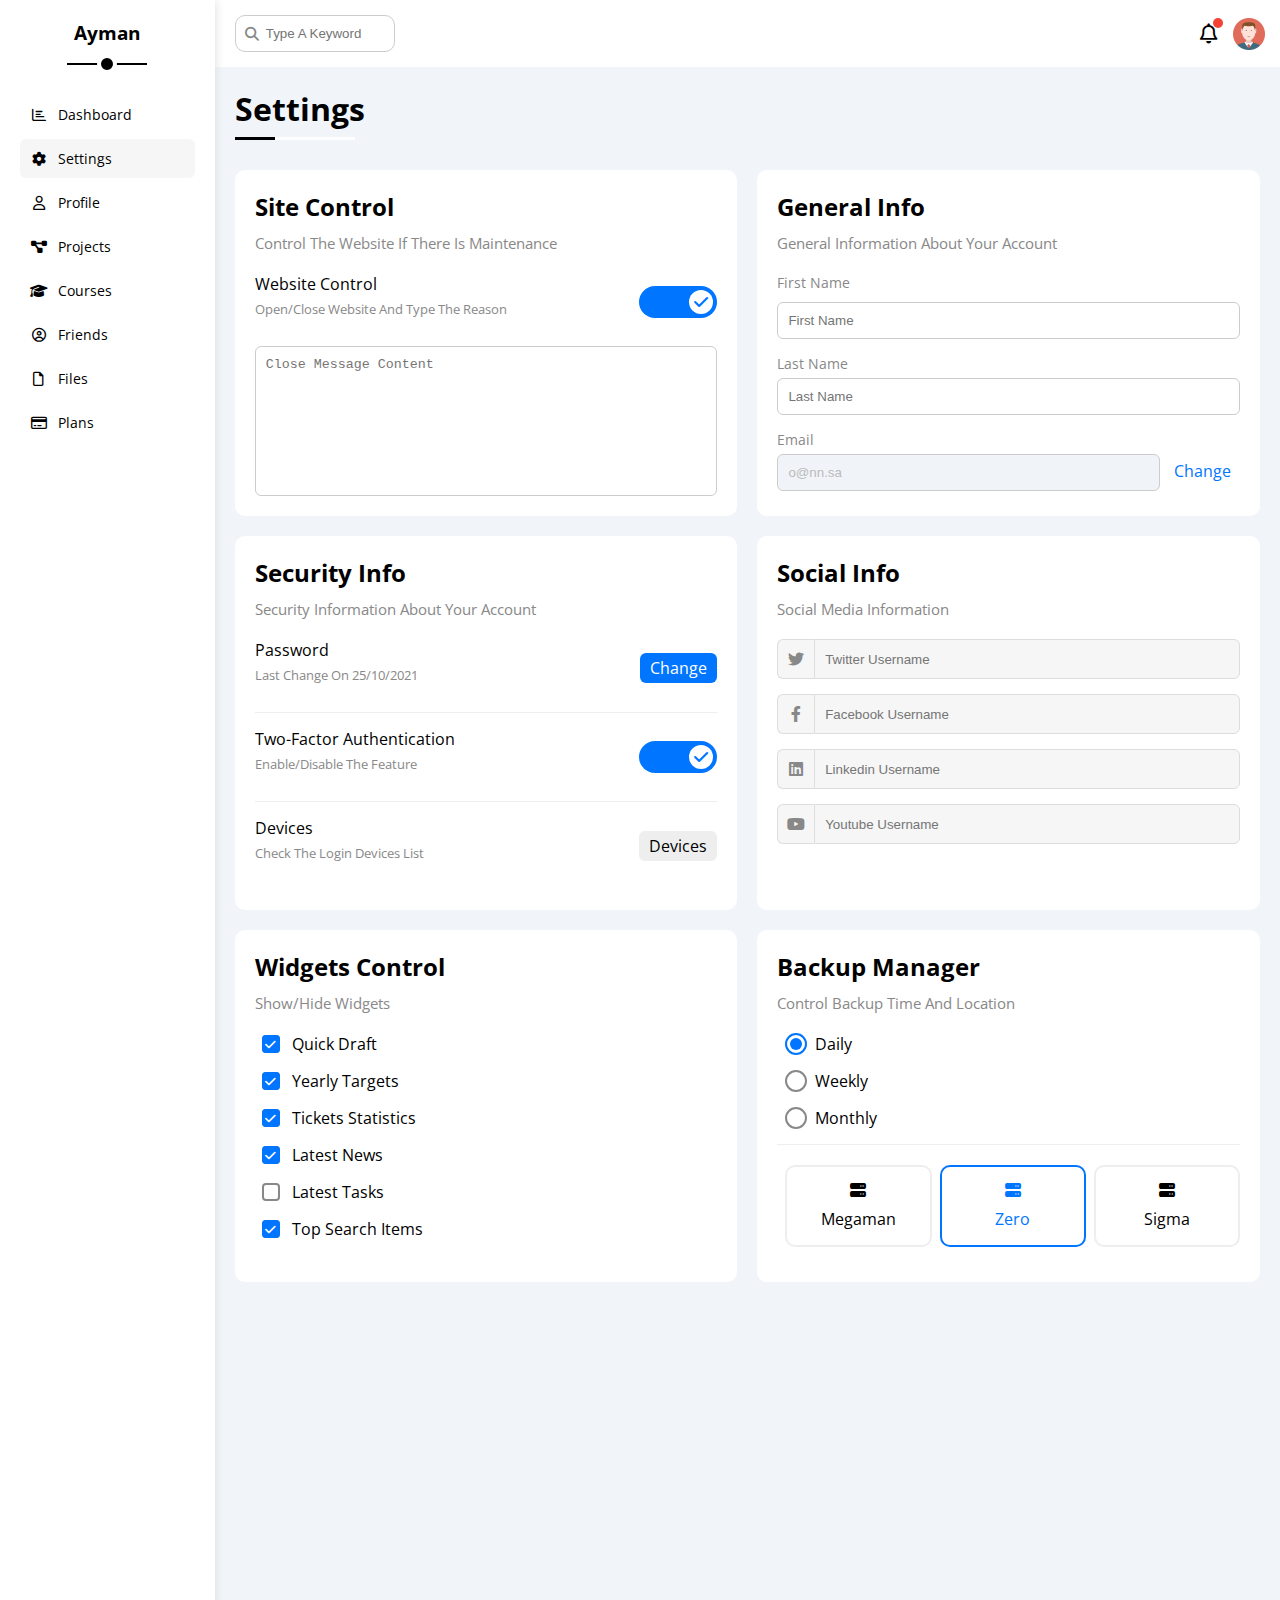
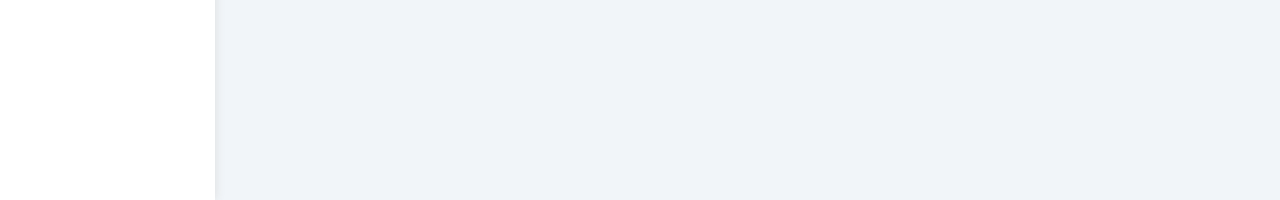
<file: settings.html>
<!DOCTYPE html>
<html lang="en">
<head>
    <meta charset="UTF-8" />
    <meta name="viewport" content="width=device-width, initial-scale=1.0" />
    <title>Settings</title>
    <link rel="stylesheet" href="css/all.min.css" />
    <link rel="stylesheet" href="css/framework.css" />
    <link rel="stylesheet" href="css/master.css" />
    <link rel="preconnect" href="https://fonts.googleapis.com" />
    <link rel="preconnect" href="https://fonts.gstatic.com" crossorigin />
    <link href="https://fonts.googleapis.com/css2?family=Open+Sans:wght@300;500&display=swap" rel="stylesheet" />
</head>
<body>
    <div class="page d-flex">
        <div class="sidebar bg-white p-20 p-relative">
            <h3 class="p-relative txt-c mt-0">Ayman</h3>
            <ul>
                <li>
                    <a class="d-flex align-center fs-14 c-black rad-6 p-10" href="index.html">
                        <i class="fa-regular fa-chart-bar fa-fw"></i>
                        <span>Dashboard</span>
                    </a>
                </li>
                <li>
                    <a class="active d-flex align-center fs-14 c-black rad-6 p-10" href="settings.html">
                        <i class="fa-solid fa-gear fa-fw"></i>
                        <span>Settings</span>
                    </a>
                </li>
                <li>
                    <a class="d-flex align-center fs-14 c-black rad-6 p-10" href="profile.html">
                        <i class="fa-regular fa-user fa-fw"></i>
                        <span>Profile</span>
                    </a>
                </li>
                <li>
                    <a class="d-flex align-center fs-14 c-black rad-6 p-10" href="projects.html">
                        <i class="fa-solid fa-diagram-project fa-fw"></i>
                        <span>Projects</span>
                    </a>
                </li>
                <li>
                    <a class="d-flex align-center fs-14 c-black rad-6 p-10" href="courses.html">
                        <i class="fa-solid fa-graduation-cap fa-fw"></i>
                        <span>Courses</span>
                    </a>
                </li>
                <li>
                    <a class="d-flex align-center fs-14 c-black rad-6 p-10" href="friends.html">
                        <i class="fa-regular fa-circle-user fa-fw"></i>
                        <span>Friends</span>
                    </a>
                </li>
                <li>
                    <a class="d-flex align-center fs-14 c-black rad-6 p-10" href="files.html">
                        <i class="fa-regular fa-file fa-fw"></i>
                        <span>Files</span>
                    </a>
                </li>
                <li>
                    <a class="d-flex align-center fs-14 c-black rad-6 p-10" href="plans.html">
                        <i class="fa-regular fa-credit-card fa-fw"></i>
                        <span>Plans</span>
                    </a>
                </li>
            </ul>
        </div>
        <div class="content w-full">
            <!-- Start Head -->
            <div class="head bg-white p-15 between-flex">
                <div class="search p-relative">
                    <input class="p-10" type="search" placeholder="Type A Keyword" />
                </div>
                <div class="icons d-flex align-center">
                    <span class="notification p-relative">
                    <i class="fa-regular fa-bell fa-lg"></i>
                    </span>
                    <img src="imgs/avatar.png" alt="" />
                </div>
            </div>
            <!-- End Head -->
            <h1 class="p-relative">Settings</h1>
            <div class="settings-page m-20 d-grid gap-20">
                <!-- Start Settings Box -->
                <div class="p-20 bg-white rad-10">
                    <h2 class="mt-0 mb-10">Site Control</h2>
                    <p class="mt-0 mb-20 c-grey fs-15">Control The Website If There Is Maintenance</p>
                    <div class="mb-15 between-flex">
                        <div>
                            <span>Website Control</span>
                            <p class="c-grey mt-5 mb-0 fs-13">Open/Close Website And Type The Reason</p>
                        </div>
                        <div>
                            <label>
                            <input class="toggle-checkbox" type="checkbox" checked />
                            <div class="toggle-switch"></div>
                            </label>
                        </div>
                    </div>
                    <textarea class="close-message p-10 rad-6 d-block w-full" placeholder="Close Message Content"></textarea>
                </div>
                <!-- End Settings Box -->
                <!-- Start Settings Box -->
                <div class="p-20 bg-white rad-10">
                    <h2 class="mt-0 mb-10">General Info</h2>
                    <p class="mt-0 mb-20 c-grey fs-15">General Information About Your Account</p>
                    <div class="mb-15">
                    <label class="fs-14 c-grey d-block mb-10" for="first">First Name</label>
                    <input
                        class="b-none border-ccc p-10 rad-6 d-block w-full"
                        type="text"
                        id="first"
                        placeholder="First Name"
                    />
                    </div>
                    <div class="mb-15">
                    <label class="fs-14 c-grey d-block mb-5" for="last">Last Name</label>
                    <input
                        class="b-none border-ccc p-10 rad-6 d-block w-full"
                        id="last"
                        type="text"
                        placeholder="Last Name"
                    />
                    </div>
                    <div>
                    <label class="fs-14 c-grey d-block mb-5" for="email">Email</label>
                    <input
                        class="email b-none border-ccc p-10 rad-6 w-full mr-10"
                        id="email"
                        type="email"
                        value="o@nn.sa"
                        disabled
                    />
                    <a class="c-blue" href="#">Change</a>
                    </div>
                </div>
                <!-- End Settings Box -->
                <!-- Start Settings Box -->
                <div class="p-20 bg-white rad-10">
                    <h2 class="mt-0 mb-10">Security Info</h2>
                    <p class="mt-0 mb-20 c-grey fs-15">Security Information About Your Account</p>
                    <div class="sec-box mb-15 between-flex">
                    <div>
                        <span>Password</span>
                        <p class="c-grey mt-5 mb-0 fs-13">Last Change On 25/10/2021</p>
                    </div>
                    <a class="button bg-blue c-white btn-shape" href="#">Change</a>
                    </div>
                    <div class="sec-box mb-15 between-flex">
                    <div>
                        <span>Two-Factor Authentication</span>
                        <p class="c-grey mt-5 mb-0 fs-13">Enable/Disable The Feature</p>
                    </div>
                    <label>
                        <input class="toggle-checkbox" type="checkbox" checked />
                        <div class="toggle-switch"></div>
                    </label>
                    </div>
                    <div class="sec-box between-flex">
                    <div>
                        <span>Devices</span>
                        <p class="c-grey mt-5 mb-0 fs-13">Check The Login Devices List</p>
                    </div>
                    <a class="bg-eee c-black btn-shape" href="#">Devices</a>
                    </div>
                </div>
                <!-- End Settings Box -->
                <!-- Start Settings Box -->
                <div class="social-boxes p-20 bg-white rad-10">
                    <h2 class="mt-0 mb-10">Social Info</h2>
                    <p class="mt-0 mb-20 c-grey fs-15">Social Media Information</p>
                    <div class="d-flex align-center mb-15">
                    <i class="fa-brands fa-twitter center-flex c-grey"></i>
                    <input class="w-full" type="text" placeholder="Twitter Username" />
                    </div>
                    <div class="d-flex align-center mb-15">
                    <i class="fa-brands fa-facebook-f center-flex c-grey"></i>
                    <input class="w-full" type="text" placeholder="Facebook Username" />
                    </div>
                    <div class="d-flex align-center mb-15">
                    <i class="fa-brands fa-linkedin center-flex c-grey"></i>
                    <input class="w-full" type="text" placeholder="Linkedin Username" />
                    </div>
                    <div class="d-flex align-center">
                    <i class="fa-brands fa-youtube center-flex c-grey"></i>
                    <input class="w-full" type="text" placeholder="Youtube Username" />
                    </div>
                </div>
                <!-- End Settings Box -->
                <!-- Start Settings Box -->
                <div class="widgets-control p-20 bg-white rad-10">
                    <h2 class="mt-0 mb-10">Widgets Control</h2>
                    <p class="mt-0 mb-20 c-grey fs-15">Show/Hide Widgets</p>
                    <div class="control d-flex align-center mb-15">
                    <input type="checkbox" id="one" checked />
                    <label for="one">Quick Draft</label>
                    </div>
                    <div class="control d-flex align-center mb-15">
                    <input type="checkbox" id="two" checked />
                    <label for="two">Yearly Targets</label>
                    </div>
                    <div class="control d-flex align-center mb-15">
                    <input type="checkbox" id="three" checked />
                    <label for="three">Tickets Statistics</label>
                    </div>
                    <div class="control d-flex align-center mb-15">
                    <input type="checkbox" id="four" checked />
                    <label for="four">Latest News</label>
                    </div>
                    <div class="control d-flex align-center mb-15">
                    <input type="checkbox" id="five" />
                    <label for="five">Latest Tasks</label>
                    </div>
                    <div class="control d-flex align-center mb-15">
                    <input type="checkbox" id="six" checked />
                    <label for="six">Top Search Items</label>
                    </div>
                </div>
                <!-- End Settings Box -->
                <!-- Start Settings Box -->
                <div class="backup-control p-20 bg-white rad-10">
                    <h2 class="mt-0 mb-10">Backup Manager</h2>
                    <p class="mt-0 mb-20 c-grey fs-15">Control Backup Time And Location</p>
                    <div class="date d-flex align-center mb-15">
                    <input type="radio" name="time" id="daily" checked />
                    <label for="daily">Daily</label>
                    </div>
                    <div class="date d-flex align-center mb-15">
                    <input type="radio" name="time" id="weekly" />
                    <label for="weekly">Weekly</label>
                    </div>
                    <div class="date d-flex align-center mb-15">
                    <input type="radio" name="time" id="monthly" />
                    <label for="monthly">Monthly</label>
                    </div>
                    <div class="servers d-flex align-center txt-c">
                    <input type="radio" name="servers" id="server-one" />
                    <div class="server mb-15 rad-10 w-full">
                        <label class="d-block m-15" for="server-one">
                        <i class="fa-solid fa-server d-block mb-10"></i>
                        Megaman
                        </label>
                    </div>
                    <input type="radio" name="servers" id="server-two" checked />
                    <div class="server mb-15 rad-10 w-full">
                        <label class="d-block m-15" for="server-two">
                        <i class="fa-solid fa-server d-block mb-10"></i>
                        Zero
                        </label>
                    </div>
                    <input type="radio" name="servers" id="server-three" />
                    <div class="server mb-15 rad-10 w-full">
                        <label class="d-block m-15" for="server-three">
                        <i class="fa-solid fa-server d-block mb-10"></i>
                        Sigma
                        </label>
                    </div>
                    </div>
                </div>
                <!-- End Settings Box -->
            </div>
        </div>
    </div>
</body>
</html>
</file>
<file: css/framework.css>
:root {
    --blue-color: #0075ff;
    --blue-alt-color: #0d69d5;
    --orange-color: #f59e0b;
    --green-color: #22c55e;
    --red-color: #f44336;
    --grey-color: #888;
}
  /* Start Box */
.d-flex {
    display: flex;
}
.f-wrap {
    flex-wrap: wrap;
}
.align-center {
    align-items: center;
}
.space-between {
    justify-content: space-between;
}
.d-grid {
    display: grid;
}
.gap-20 {
    gap: 20px;
}
.d-block {
    display: block;
}
@media (max-width: 767px) {
    .block-mobile {
        display: block;
    }
    .hide-mobile {
        display: none;
    }
}
  /* End Box */
  /* Start Padding + Margin */
.p-10 {
    padding: 10px;
}
.p-15 {
    padding: 15px;
}
.p-20 {
    padding: 20px;
}
.pt-10 {
    padding-top: 10px;
}
.pt-15 {
    padding-top: 15px;
}
.pt-20 {
    padding-top: 20px;
}
.pb-10 {
    padding-bottom: 10px;
}
.pb-15 {
    padding-bottom: 15px;
}
.pb-20 {
    padding-bottom: 20px;
}
.pl-15 {
    padding-left: 15px;
}
.m-0 {
    margin: 0;
}
.m-15 {
    margin: 15px;
}
.m-20 {
    margin: 20px;
}
.mt-0 {
    margin-top: 0;
}
.mt-5 {
    margin-top: 5px;
}
.mt-10 {
    margin-top: 10px;
}
.mt-15 {
    margin-top: 15px;
}
.mt-20 {
    margin-top: 20px;
}
.mt-25 {
    margin-top: 25px;
}
.mr-10 {
    margin-right: 10px;
}
.mr-15 {
    margin-right: 15px;
}
.mb-5 {
    margin-bottom: 5px;
}
.mb-10 {
    margin-bottom: 10px;
}
.mb-15 {
    margin-bottom: 15px;
}
.mb-20 {
    margin-bottom: 20px;
}
.mb-25 {
    margin-bottom: 25px;
}
/* End Padding + Margin */
/* Start Color */
.c-black {
    color: black;
}
.c-white {
    color: white;
}
.c-grey {
    color: var(--grey-color);
}
.c-red {
    color: var(--red-color);
}
.c-green {
    color: var(--green-color);
}
.c-blue {
    color: var(--blue-color);
}
.c-orange {
    color: var(--orange-color);
}
.bg-red {
    background-color: var(--red-color);
}
.bg-green {
    background-color: var(--green-color);
}
.bg-blue {
    background-color: var(--blue-color);
}
.bg-orange {
    background-color: var(--orange-color);
}
.bg-white {
    background-color: white;
}
.bg-eee {
    background-color: #eee;
}
  /* End Color */
/* Start Position */
.p-relative {
    position: relative;
}
.p-absolute {
    position: absolute;
}
/* End Position */
/* Start Font */
.txt-c {
    text-align: center;
}
.fs-13 {
    font-size: 13px;
}
.fs-14 {
    font-size: 14px;
}
.fs-15 {
    font-size: 15px;
}
.fs-25 {
    font-size: 25px;
}
.fw-bold {
    font-weight: bold;
}
@media (max-width: 767px) {
    .txt-c-mobile {
        text-align: center;
    }
}
/* End Font */
/* Start Border */
.rad-6 {
    border-radius: 6px;
}
.rad-10 {
    border-radius: 10px;
}
.rad-half {
    border-radius: 50%;
}
.b-none {
    border: none;
}
.border-ccc {
    border: 1px solid #ccc;
}
.border-eee {
    border: 1px solid #eee;
}

/* End Border */
/* Start Width + Height */
.w-full {
    width: 100%;
}
.w-100 {
    width: 100px;
}
.w-fit {
    width: fit-content;
}
.h-full {
    height: 100%;
}
.h-100 {
    height: 100px;
}
/* End Width + Height */
/* Start Components */
.center-flex {
    display: flex;
    align-items: center;
    justify-content: center;
}
.between-flex {
    display: flex;
    align-items: center;
    justify-content: space-between;
}
.btn-shape {
    padding: 4px 10px;
    border-radius: 6px;
}
/* End Components */
</file>
<file: css/master.css>
/* Start Variables */
:root {
    --blue-color: #0075ff;
    --blue-alt-color: #0d69d5;
    --orange-color: #f59e0b;
    --green-color: #22c55e;
    --red-color: #f44336;
    --grey-color: #888;
}
/* End Variables */
/* Start Global Rules */
* {
    box-sizing: border-box;
}

body {
    font-family: 'Open Sans', sans-serif;
    margin: 0;
}

*:focus {
    outline: none;
}

a {
    text-decoration: none;
}

ul {
    list-style: none;
    padding: 0;
}

::-webkit-scrollbar {
    width: 15px;
}

::-webkit-scrollbar-track {
    background-color: white;
}

::-webkit-scrollbar-thumb {
    background-color: var(--blue-color);
}

::-webkit-scrollbar-thumb:hover {
    background-color: var(--blue-alt-color);
}

.page {
    background-color: #f1f5f9;
    min-height: 200vh;
}
/* End Global Rules */
/* Start Sidebar */
.sidebar {
    width: 250px;
    box-shadow: 0 0 10px #ddd;
}

.sidebar > h3 {
    margin-bottom: 50px;
}

.sidebar > h3::before,
.sidebar > h3::after {
    content: "";
    background-color: black;
    position: absolute;
    left: 50%;
    transform: translateX(-50%);
}

.sidebar > h3::before {
    width: 80px;
    height: 2px;
    bottom: -20px;
}

.sidebar > h3::after {
    bottom: -29px;
    width: 12px;
    height: 12px;
    border-radius: 50%;
    border: 4px solid white;
}

.sidebar ul li a {
    transition: 0.3s;
    margin-bottom: 5px;
}

.sidebar ul li a:hover,
.sidebar ul li a.active {
    background-color: #f6f6f6;
}

.sidebar ul li a span {
    font-size: 14px;
    margin-left: 10px;
}

@media (max-width: 767px) {
    .sidebar {
        width: 58px;
        padding: 10px;
    }

    .sidebar > h3 {
        font-size: 13px;
        margin-bottom: 15px;
    }

    .sidebar > h3::before,
    .sidebar > h3::after {
        display: none;
    }

    .sidebar ul li a span {
        display: none;
    }
}
/* End Sidebar */
/* Start Content */
.content {
    overflow: hidden;
}

.head .search::before {
    font-family: var(--fa-style-family-classic);
    content: "\f002";
    font-weight: 900;
    position: absolute;
    left: 15px;
    top: 50%;
    transform: translateY(-50%);
    font-size: 14px;
    color: var(--grey-color);
}

.head .search input {
    border: 1px solid #ccc;
    border-radius: 10px;
    margin-left: 5px;
    padding-left: 30px;
    width: 160px;
    transition: width 0.3s;
}

.head .search input:focus {
    width: 200px;
}
.head .search input:focus::placeholder {
    opacity: 0;
}
.head .icons .notification::before {
    content: "";
    position: absolute;
    width: 10px;
    height: 10px;
    background-color: var(--red-color);
    border-radius: 50%;
    right: -5px;
    top: -5px;
}
.head .icons img {
    width: 32px;
    height: 32px;
    margin-left: 15px;
}
.page h1 {
    margin: 20px 20px 40px;
}
.page h1::before,
.page h1::after {
    content: "";
    height: 3px;
    position: absolute;
    bottom: -10px;
    left: 0;
}
.page h1::before {
    background-color: white;
    width: 120px;
}
.page h1::after {
    background-color: black;
    width: 40px;
}
.wrapper {
    grid-template-columns: repeat(auto-fill, minmax(450px, 1fr));
    margin-left: 20px;
    margin-right: 20px;
    margin-bottom: 20px;
}
@media (max-width: 767px) {
    .wrapper {
        grid-template-columns: minmax(200px, 1fr);
        margin-left: 10px;
        margin-right: 10px;
        gap: 10px;
    }
}
/* End Content */
/* Start Welcome Widget */
.welcome {
    overflow: hidden;
}
.welcome .intro img {
    width: 200px;
    margin-bottom: -10px;
}
.welcome .avatar {
    width: 64px;
    height: 64px;
    border: 2px solid white;
    border-radius: 50%;
    padding: 2px;
    box-shadow: 0 0 5px #ddd;
    margin-left: 20px;
    margin-top: -32px;
}
.welcome .body {
    border-top: 1px solid #eee;
    border-bottom: 1px solid #eee;
}
.welcome .body > div {
    flex: 1;
}
.welcome .visit {
    margin: 0 15px 15px auto;
    transition: 0.3s;
}
.welcome .visit:hover {
    background-color: var(--blue-alt-color);
}
@media (max-width: 767px) {
    .welcome .intro {
        padding-bottom: 30px;
    }
    .welcome .avatar {
        margin-left: 0;
    }
    .welcome .body > div:not(:last-child) {
        margin-bottom: 20px;
    }
}
/* End Welcome Widget */
/* Start Quick Draft Widget */
.quick-draft textarea {
    resize: none;
    min-height: 180px;
}

.quick-draft .save {
    margin-left: auto;
    transition: 0.3s;
    cursor: pointer;
}

.quick-draft .save:hover {
    background-color: var(--blue-alt-color);
}
/* End Quick Draft Widget */
/* Start Targets */
.targets .target-row .icon {
    width: 80px;
    height: 80px;
    margin-right: 15px;
}

.targets .details {
    flex: 1;
}

.targets .details .progress {
    height: 4px;
}

.targets .details .progress > span {
    position: absolute;
    left: 0;
    top: 0;
    height: 100%;
}

.targets .details .progress > span span {
    position: absolute;
    bottom: 16px;
    right: -16px;
    color: white;
    padding: 2px 5px;
    border-radius: 6px;
    font-size: 13px;
}

.targets .details .progress > span span::after {
    content: "";
    border-color: transparent;
    border-width: 5px;
    border-style: solid;
    position: absolute;
    bottom: -10px;
    left: 50%;
    transform: translateX(-50%);
}

.targets .details .progress > .blue span::after {
    border-top-color: var(--blue-color);
}

.targets .details .progress > .orange span::after {
    border-top-color: var(--orange-color);
}

.targets .details .progress > .green span::after {
    border-top-color: var(--green-color);
}

.blue .icon,
.blue .progress {
    background-color: rgb(0 117 255 / 20%);
}

.orange .icon,
.orange .progress {
    background-color: rgb(245 158 11 / 20%);
}

.green .icon,
.green .progress {
    background-color: rgb(34 197 94 / 20%);
}
/* End Targets */
/* Start Tickets */
.tickets .box {
    border: 1px solid #ccc;
    width: calc(50% - 10px);
}

@media (max-width: 767px) {
    .tickets .box {
        width: 100%;
    }
}
/* End Tickets */
/* Start Latest News */
.latest-news .news-row:not(:last-of-type) {
    margin-bottom: 20px;
    padding-bottom: 20px;
    border-bottom: 1px solid #eee;
}

.latest-news .news-row img {
    width: 100px;
    border-radius: 6px;
    margin-right: 15px;
}

.latest-news .info {
    flex-grow: 1;
}

.latest-news .info h3 {
    margin: 0 0 6px;
    font-size: 16px;
}

@media (max-width: 767px) {
    .latest-news .news-row {
        display: block;
    }
    .latest-news .news-row .label {
        margin: 10px auto;
        width: fit-content;
    }
}
/* End Latest News */
/* Start Tasks */
.tasks .task-row:not(:last-of-type) {
    margin-bottom: 20px;
    padding-bottom: 20px;
    border-bottom: 1px solid #eee;
}

.tasks .info {
    flex-grow: 1;
}

.tasks .done {
    opacity: 0.3;
}

.tasks .done h3,
.tasks .done p {
    text-decoration: line-through;
}

.tasks .delete {
    cursor: pointer;
    transition: 0.3s;
}

.tasks .delete:hover {
    color: var(--red-color);
}
/* End Tasks */
/* Start Latest Uploads */
.latest-uploads ul li:not(:last-child) {
    border-bottom: 1px solid #eee;
}

.latest-uploads ul li img {
    width: 40px;
    height: 40px;
}
/* End Latest Uploads */
/* Start Last Project */
.last-project ul::before {
    content: "";
    position: absolute;
    left: 11px;
    width: 2px;
    height: 100%;
    background-color: var(--blue-color);
}

.last-project ul li::before {
    content: "";
    width: 20px;
    height: 20px;
    display: block;
    border-radius: 50%;
    background-color: white;
    border: 2px solid white;
    outline: 2px solid var(--blue-color);
    margin-right: 15px;
    z-index: 1;
}

.last-project ul li.done::before {
    background-color: var(--blue-color);
}

.last-project ul li.current::before {
    animation: change-color 0.8s infinite alternate;
}

.last-project .launch-icon {
    position: absolute;
    width: 160px;
    right: 0;
    bottom: 0;
    opacity: 0.1;
}
/* End Last Project */
/* Start Reminders */
.reminders ul li .key {
    width: 15px;
    height: 15px;
}

.reminders ul li > .blue {
    border-left: 2px solid var(--blue-color);
}

.reminders ul li > .green {
    border-left: 2px solid var(--green-color);
}

.reminders ul li > .orange {
    border-left: 2px solid var(--orange-color);
}

.reminders ul li > .red {
    border-left: 2px solid var(--red-color);
}
/* End Reminders */
/* Start Latest Post */
.latest-post .avatar {
    width: 48px;
    height: 48px;
}

.latest-post .post-content {
    text-transform: capitalize;
    line-height: 1.8;
    border-top: 1px solid #eee;
    border-bottom: 1px solid #eee;
    min-height: 140px;
}
/* End Latest Post */
/* Start Social Media */
.social-media .box {
    padding-left: 70px;
}

.social-media .box i {
    position: absolute;
    left: 0;
    top: 0;
    width: 52px;
    transition: 0.3s;
}

.social-media .box i:hover {
    transform: rotate(5deg);
}

.social-media .twitter {
    background-color: rgb(29 161 242 / 20%);
    color: #1da1f2;
}

.social-media .twitter i,
.social-media .twitter a {
    background-color: #1da1f2;
}

.social-media .facebook {
    background-color: rgb(24 119 242 / 20%);
    color: #1da1f2;
}

.social-media .facebook i,
.social-media .facebook a {
    background-color: #1877f2;
}

.social-media .youtube {
    background-color: rgb(255 0 0 / 20%);
    color: #ff0000;
}

.social-media .youtube i,
.social-media .youtube a {
    background-color: #ff0000;
}

.social-media .linkedin {
    background-color: rgb(0 119 181 / 20%);
    color: #0077b5;
}

.social-media .linkedin i,
.social-media .linkedin a {
    background-color: #0077b5;
}
/* End Social Media */
/* Start Projects Table */
.projects .responsive-table {
    overflow-x: auto;
}

.projects table {
    min-width: 1000px;
    border-spacing: 0;
}

.projects thead td {
    background-color: #eee;
    font-weight: bold;
}

.projects table td {
    padding: 15px;
}

.projects tbody td {
    border-bottom: 1px solid #eee;
    border-left: 1px solid #eee;
    transition: 0.3s;
}

.projects table tbody tr td:last-child {
    border-right: 1px solid #eee;
}

.projects tbody tr:hover td {
    background-color: #faf7f7;
}

.projects table img {
    width: 32px;
    height: 32px;
    border-radius: 50%;
    padding: 2px;
    background-color: white;
}

.projects table img:not(:first-child) {
    margin-left: -20px;
}

.projects table .label {
    font-size: 13px;
}
/* End Projects Table */
/* Start Settings */
.settings-page {
    grid-template-columns: repeat(auto-fill, minmax(500px, 1fr));
}

@media (max-width: 767px) {
    .settings-page {
        grid-template-columns: minmax(100px, 1fr);
        margin-left: 10px;
        margin-right: 10px;
        gap: 10px;
    }
}

.settings-page .close-message {
    border: 1px solid #ccc;
    resize: none;
    min-height: 150px;
}

.settings-page .email {
    display: inline-flex;
    width: calc(100% - 80px);
}

.settings-page .sec-box {
    padding-bottom: 15px;
}

.settings-page .sec-box:not(:last-of-type) {
    border-bottom: 1px solid #eee;
}

.settings-page .sec-box .button {
    transition: 0.3s;
}

.settings-page .sec-box .button:hover {
    background-color: var(--blue-alt-color);
}

.settings-page .social-boxes i {
    width: 40px;
    height: 40px;
    background-color: #f6f6f6;
    border: 1px solid #ddd;
    border-right: none;
    border-radius: 6px 0 0 6px;
    transition: 0.3s;
}

.settings-page .social-boxes input {
    height: 40px;
    background-color: #f6f6f6;
    border: 1px solid #ddd;
    padding-left: 10px;
    border-radius: 0 6px 6px 0;
}

.settings-page .social-boxes > div:focus-within i {
    color: black;
}

.widgets-control .control input[type="checkbox"] {
    -webkit-appearance: none;
    appearance: none;
}

.widgets-control .control label {
    padding-left: 30px;
    cursor: pointer;
    position: relative;
}

.widgets-control .control label::before,
.widgets-control .control label::after {
    position: absolute;
    left: 0;
    top: 50%;
    margin-top: -9px;
    border-radius: 4px;
}

.widgets-control .control label::before {
    content: "";
    width: 14px;
    height: 14px;
    border: 2px solid var(--grey-color);
}

.widgets-control .control label:hover::before {
    border-color: var(--blue-alt-color);
}

.widgets-control .control label::after {
    font-family: var(--fa-style-family-classic);
    content: "\f00c";
    font-weight: 900;
    background-color: var(--blue-color);
    color: white;
    font-size: 12px;
    width: 18px;
    height: 18px;
    display: flex;
    justify-content: center;
    align-items: center;
    transform: scale(0) rotate(360deg);
    transition: 0.3s;
}

.widgets-control .control input[type="checkbox"]:checked + label::after {
    transform: scale(1);
}

.backup-control input[type="radio"] {
    -webkit-appearance: none;
    appearance: none;
}

.backup-control .date label {
    padding-left: 30px;
    cursor: pointer;
    position: relative;
}

.backup-control .date label::before {
    content: "";
    position: absolute;
    top: 50%;
    left: 0;
    margin-top: -11px;
    width: 18px;
    height: 18px;
    border: 2px solid var(--grey-color);
    border-radius: 50%;
}

.backup-control .date label::after {
    content: "";
    position: absolute;
    left: 5px;
    top: 5px;
    width: 12px;
    height: 12px;
    background: var(--blue-color);
    border-radius: 50%;
    transition: 0.3s;
    transform: scale(0);
}

.backup-control .date input[type="radio"]:checked + label::before {
    border-color: var(--blue-color);
}

.backup-control .date input[type="radio"]:checked + label::after {
    transform: scale(1);
}

.backup-control .servers {
    border-top: 1px solid #eee;
    padding-top: 20px;
}

@media (max-width: 767px) {
    .backup-control .servers {
        flex-wrap: wrap;
    }
}

.backup-control .servers .server {
    border: 2px solid #eee;
    position: relative;
}

.backup-control .servers .server label {
    cursor: pointer;
}

.backup-control .servers input[type="radio"]:checked + .server {
    border-color: var(--blue-color);
    color: var(--blue-color);
}

.toggle-checkbox {
    -webkit-appearance: none;
    appearance: none;
    display: none;
}

.toggle-switch {
    background-color: #ccc;
    width: 78px;
    height: 32px;
    border-radius: 16px;
    position: relative;
    transition: 0.3s;
    cursor: pointer;
}

.toggle-switch::before {
    font-family: var(--fa-style-family-classic);
    content: "\f00d";
    font-weight: 900;
    background-color: white;
    width: 24px;
    height: 24px;
    position: absolute;
    border-radius: 50%;
    top: 4px;
    left: 4px;
    display: flex;
    justify-content: center;
    align-items: center;
    color: #aaa;
    transition: 0.3s;
}

.toggle-checkbox:checked + .toggle-switch {
    background-color: var(--blue-color);
}

.toggle-checkbox:checked + .toggle-switch::before {
    content: "\f00c";
    left: 50px;
    color: var(--blue-color);
}

.settings-page :disabled {
    cursor: no-drop;
    background-color: #f0f4f8;
    color: #bbb;
}
/* End Settings */
/* Start Profile Page */
@media (max-width: 767px) {
    .profile-page .overview {
        flex-direction: column;
    }
}

.profile-page .avatar-box {
    width: 300px;
}

@media (min-width: 768px) {
    .profile-page .avatar-box {
        border-right: 1px solid #eee;
    }
}

.profile-page .avatar-box > img {
    width: 120px;
    height: 120px;
}

.profile-page .avatar-box .level {
    height: 6px;
    overflow: hidden;
    margin: auto;
    width: 70%;
}

.profile-page .avatar-box .level span {
    position: absolute;
    left: 0;
    top: 0;
    height: 100%;
    background-color: var(--blue-color);
    border-radius: 6px;
}

.profile-page .info-box .box {
    flex-wrap: wrap;
    border-bottom: 1px solid #eee;
    transition: 0.3s;
}

.profile-page .info-box .box:hover {
    background-color: #f9f9f9;
}

.profile-page .info-box .box > div {
    min-width: 250px;
    padding: 10px 0 0;
}

.profile-page .info-box h4 {
    font-weight: normal;
}
/* Start Training Code */
.profile-page .info-box .toggle-switch {
    height: 20px;
}
@media (max-width: 767px) {
    .profile-page .info-box .toggle-switch {
        margin: auto;
    }
}
.profile-page .info-box .toggle-switch::before {
    width: 12px;
    height: 12px;
    font-size: 8px;
}
.profile-page .info-box .toggle-checkbox:checked + .toggle-switch::before {
    left: 62px;
}
/* End Training Code */
@media (max-width: 767px) {
    .profile-page .other-data {
        flex-direction: column;
    }
}

.profile-page .skills-card {
    flex-grow: 1;
}

.profile-page .skills-card ul li {
    padding: 15px 0;
}

.profile-page .skills-card ul li:not(:last-child) {
    border-bottom: 1px solid #eee;
}

.profile-page .skills-card ul li span {
    display: inline-flex;
    padding: 4px 10px;
    background-color: #eee;
    border-radius: 6px;
    font-size: 14px;
}

.profile-page .skills-card ul li span:not(:last-child) {
    margin-right: 5px;
}

.profile-page .activities {
    flex-grow: 2;
}

.profile-page .activity:not(:last-of-type) {
    border-bottom: 1px solid #eee;
    padding-bottom: 20px;
    margin-bottom: 20px;
}

.profile-page .activity img {
    width: 64px;
    height: 64px;
    margin-right: 10px;
}

@media (min-width: 768px) {
    .profile-page .activity .date {
        margin-left: auto;
        text-align: right;
    }
}

@media (max-width: 767px) {
    .profile-page .activity {
        flex-direction: column;
    }
    .profile-page .activity img {
        margin-right: 0;
        margin-bottom: 15px;
    }
    .profile-page .activity .date {
        margin-top: 15px;
    }
}
/* End Profile Page */
/* Start Projects Page */
.projects-page {
    grid-template-columns: repeat(auto-fill, minmax(500px, 1fr));
}
@media (max-width: 767px) {
    .projects-page {
        grid-template-columns: minmax(200px, 1fr);
        margin-left: 10px;
        margin-right: 10px;
        gap: 10px;
    }
}
.projects-page .project .date {
    position: absolute;
    right: 10px;
    top: 10px;
}
.projects-page .project h4 {
    font-weight: normal;
}
.projects-page .project .team {
    position: relative;
    min-height: 80px;
}
.projects-page .project .team a {
    position: absolute;
    left: 0;
    bottom: 0;
}
.projects-page .project .team a:nth-child(2) {
    left: 25px;
}
.projects-page .project .team a:nth-child(3) {
    left: 50px;
}
.projects-page .project .team a:nth-child(4) {
    left: 75px;
}
.projects-page .project .team a:nth-child(5) {
    left: 100px;
}
.projects-page .project .team a:hover {
    z-index: 1000;
}
.projects-page .project .team img {
    width: 40px;
    height: 40px;
    border-radius: 50%;
    border: 2px solid white;
}
.projects-page .project .do {
    justify-content: flex-end;
    border-top: 1px solid #eee;
    padding-top: 15px;
    margin-top: 15px;
}
@media (max-width: 767px) {
    .projects-page .project .do {
        flex-direction: column;
    }
}
.projects-page .project .do span {
    padding: 3px 8px;
    margin-left: 5px;
    width: fit-content;
}
@media (max-width: 767px) {
    .projects-page .project .do span:not(:last-child) {
        margin-bottom: 15px;
    }
}
.projects-page .project .info {
    border-top: 1px solid #eee;
    margin-top: 15px;
    padding-top: 15px;
}
@media (max-width: 767px) {
    .projects-page .project .info {
        flex-direction: column;
    }
}
.projects-page .project .prog {
    height: 8px;
    width: 260px;
    position: relative;
    border-radius: 6px;
}
@media (max-width: 767px) {
    .projects-page .project .prog {
        margin-bottom: 15px;
    }
}
.projects-page .project .prog span {
    position: absolute;
    left: 0;
    top: 0;
    height: 100%;
    border-radius: 6px;
}
/* End Projects Page */
/* Start Courses Page */
.courses-page {
    grid-template-columns: repeat(auto-fill, minmax(300px, 1fr));
}

@media (max-width: 767px) {
    .courses-page {
        grid-template-columns: minmax(200px, 1fr);
        margin-left: 10px;
        margin-right: 10px;
        gap: 10px;
    }
}

.courses-page .course {
    overflow: hidden;
}

.courses-page .course .cover {
    max-width: 100%;
}

.courses-page .course .instructor {
    position: absolute;
    width: 64px;
    height: 64px;
    border-radius: 50%;
    top: 20px;
    left: 20px;
    border: 2px solid white;
}

.courses-page .course .description {
    line-height: 1.6;
}

.courses-page .course .info {
    border-top: 1px solid #eee;
    font-size: 13px;
}

.courses-page .course .info .title {
    position: absolute;
    top: -13px;
    left: 50%;
    transform: translateX(-50%);
    font-size: 13px;
}
/* End Courses Page */
/* Start Friends Page */
.friends-page {
    grid-template-columns: repeat(auto-fill, minmax(300px, 1fr));
}
@media (max-width: 767px) {
    .friends-page {
        grid-template-columns: minmax(200px, 1fr);
        margin-left: 10px;
        margin-right: 10px;
        gap: 10px;
    }
}
.friends-page .contact {
    position: absolute;
    left: 10px;
    top: 10px;
}
.friends-page .contact i {
    background-color: #eee;
    padding: 10px;
    border-radius: 50%;
    color: #666;
    font-size: 13px;
    cursor: pointer;
    transition: 0.3s;
}

.friends-page .contact i:hover {
    background-color: var(--blue-color);
    color: white;
}

.friends-page .friend .icons {
    border-top: 1px solid #eee;
    border-bottom: 1px solid #eee;
    margin-top: 15px;
    margin-bottom: 15px;
    padding-top: 15px;
    padding-bottom: 15px;
}

.friends-page .friend .icons i {
    margin-right: 5px;
}

.friends-page .friend .icons .vip {
    position: absolute;
    right: 0;
    top: 50%;
    transform: translateY(-50%);
    font-size: 40px;
    opacity: 0.2;
}
/* End Friends Page */
/* Start Files Page */
.files-page {
    flex-direction: row-reverse;
    align-items: flex-start;
}

@media (max-width: 767px) {
    .files-page {
        flex-direction: column;
        align-items: normal;
    }
}

.files-page .files-stats {
    min-width: 260px;
}

.files-page .files-stats .icon {
    width: 40px;
    height: 40px;
    margin-right: 10px;
}

.files-page .files-stats .size {
    margin-left: auto;
}

.files-page .files-stats .blue {
    background-color: rgb(0 117 255 / 20%);
}

.files-page .files-stats .green {
    background-color: rgb(34 197 94 / 20%);
}

.files-page .files-stats .red {
    background-color: rgb(244 67 54 / 20%);
}

.files-page .files-stats .orange {
    background-color: rgb(245 158 11 / 20%);
}

.files-page .files-stats .upload {
    margin: 15px auto 0;
    padding: 10px 15px;
    transition: 0.3s;
}

.files-page .files-stats .upload:hover {
    background-color: var(--blue-alt-color);
}

.files-page .files-stats .upload:hover i {
    animation: go-up 0.8s infinite;
}

.files-page .files-content {
    flex: 1;
    grid-template-columns: repeat(auto-fill, minmax(200px, 1fr));
}

.files-page .files-content img {
    width: 64px;
    height: 64px;
    transition: 0.3s;
}

.files-page .files-content .file:hover img {
    transform: rotate(5deg);
}

.files-page .files-content .info {
    border-top: 1px solid #eee;
}
/* End Files Page */
/* Start Plans Page */
.plans-page {
    grid-template-columns: repeat(auto-fill, minmax(450px, 1fr));
}

@media (max-width: 767px) {
    .plans-page {
        grid-template-columns: minmax(250px, 1fr);
        margin-left: 10px;
        margin-right: 10px;
        gap: 10px;
    }
}

.plans-page .plan .top {
    border: 3px solid white;
    outline: 3px solid transparent;
}

.plans-page .plan.green .top {
    outline-color: var(--green-color);
}

.plans-page .plan.blue .top {
    outline-color: var(--blue-color);
}

.plans-page .plan.orange .top {
    outline-color: var(--orange-color);
}

.plans-page .plan .price {
    position: relative;
    font-size: 40px;
    width: fit-content;
    margin: auto;
}

.plans-page .plan .price span {
    position: absolute;
    left: -20px;
    top: 0;
    font-size: 25px;
}

.plans-page .plan ul li {
    padding: 15px 0;
    display: flex;
    align-items: center;
    font-size: 15px;
    border-bottom: 1px solid #eee;
}

.plans-page .plan ul li .yes {
    color: var(--green-color);
}

.plans-page .plan ul li i:not(.yes, .help) {
    color: var(--red-color);
}

.plans-page .plan ul li i:first-child {
    font-size: 18px;
    margin-right: 5px;
}

.plans-page .plan ul li .help {
    color: var(--grey-color);
    margin-left: auto;
    cursor: pointer;
}
/* End Plans Page */
/* Start Animation */
@keyframes change-color {
    from {
        background-color: var(--blue-color);
    }
    to {
        background-color: white;
    }
}
@keyframes go-up {
    0%,
    100% {
        transform: translateY(0);
    }
    50% {
        transform: translateY(-5px);
    }
}
  /* End Animation */
</file>
